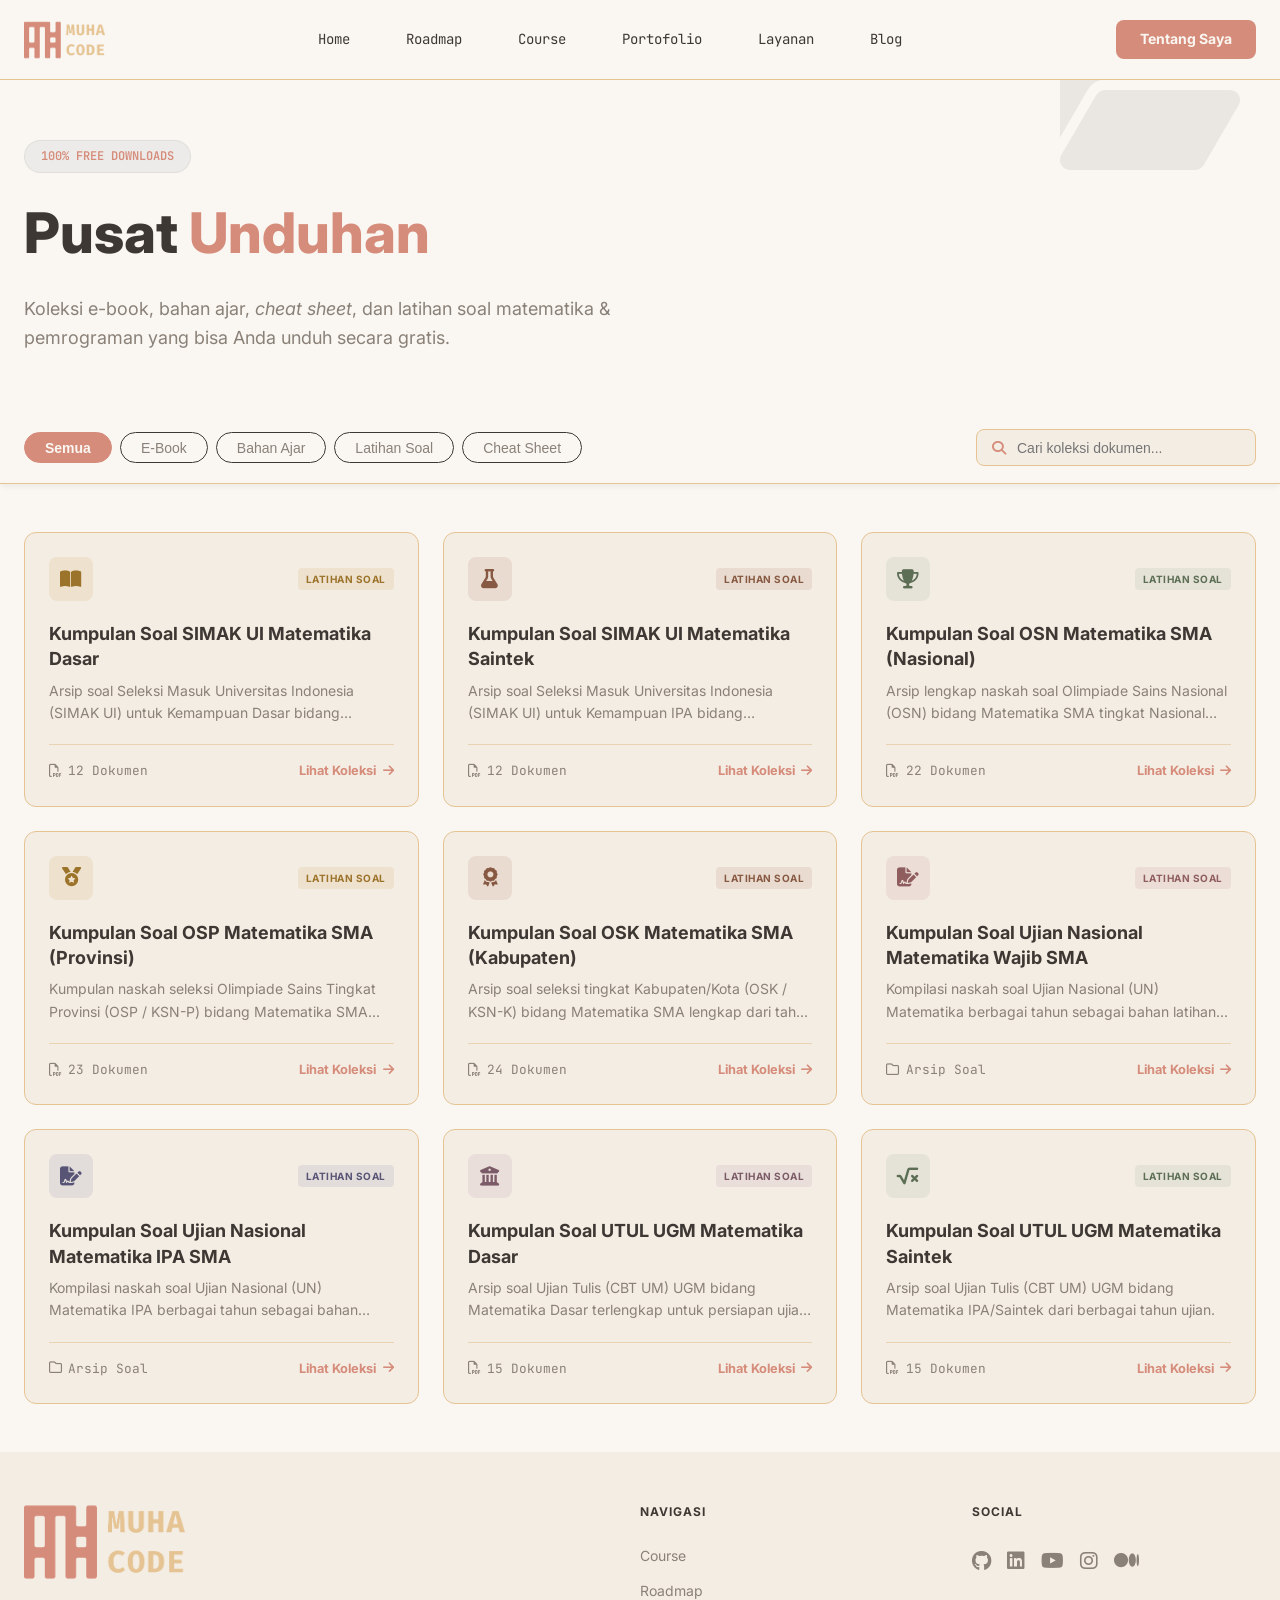
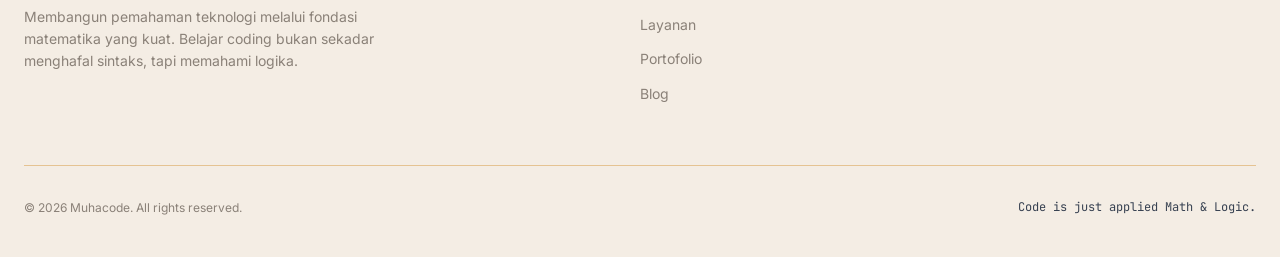
<file: index.html>
<!DOCTYPE html>
<html lang="id">

<head>
    <meta charset="UTF-8">
    <meta name="viewport" content="width=device-width, initial-scale=1.0">
    <title>Resources & Downloads - Muhacode</title>
    <link rel="shortcut icon" href="assets/logo.png" type="image/x-icon">

    <!-- Fonts -->
    <link
        href="https://fonts.googleapis.com/css2?family=Inter:wght@300;400;600;700&family=JetBrains+Mono:wght@400;700&display=swap"
        rel="stylesheet">

    <!-- Icons -->
    <link rel="stylesheet" href="https://cdnjs.cloudflare.com/ajax/libs/font-awesome/6.4.0/css/all.min.css">

    <link rel="stylesheet" href="styles/style.css">
</head>

<body>
    <!-- NAVBAR -->
    <nav id="navbar">
        <div class="container nav-content">
            <div class="logo font-mono">
                <a href="https://muhacode.com">
                    <img src="assets/nav-logo.png" alt="MuhaCode Logo" class="logo-img">
                </a>
            </div>

            <ul class="nav-links font-mono">
                <li><a href="https://muhacode.com">Home</a></li>
                <li><a href="../roadmap/">Roadmap</a></li>
                <li><a href="../course/">Course</a></li>
                <li><a href="../portfolio/">Portofolio</a></li>
                <li><a href="../service/">Layanan</a></li>
                <li><a href="../blog/">Blog</a></li>
                <li style="display: none;"><a href="../donate/">Donasi</a></li>
            </ul>

            <div style="display: flex; align-items: center; gap: 1rem;">
                <div class="desktop-only">
                    <a href="../profile/" class="btn btn-primary"
                        style="padding: 0.5rem 1.5rem; font-size: 0.875rem;">Tentang Saya</a>
                </div>

                <button class="mobile-menu-btn" onclick="toggleMenu()">
                    <i class="fas fa-bars"></i>
                </button>
            </div>
        </div>

        <div class="mobile-menu-panel font-mono" id="mobile-menu">
            <a href="https://muhacode.com">Home</a>
            <a href="../roadmap/" onclick="toggleMenu()">Roadmap</a>
            <a href="../course/" onclick="toggleMenu()">Course</a>
            <a href="../service/" onclick="toggleMenu()">Layanan</a>
            <a href="../portfolio/" onclick="toggleMenu()">Portofolio</a>
            <a href="../blog/" onclick="toggleMenu()">Blog</a>
            <a href="../donate/" onclick="toggleMenu()" style="display: none;">Donasi</a>
            <a href="../profile/" onclick="toggleMenu()"
                style="color: var(--light-accent-primary); font-weight: bold;">Tentang Saya</a>
        </div>
    </nav>

    <!-- HEADER SECTION -->
    <header class="resources-header">
        <i class="fas fa-folder-open header-icon-bg"></i>
        <div class="container">
            <div class="badge-free font-mono">100% Free Downloads</div>
            <h1>Pusat <span style="color: var(--light-accent-primary)">Unduhan</span></h1>
            <p>Koleksi e-book, bahan ajar, <i>cheat sheet</i>, dan latihan soal matematika & pemrograman yang bisa Anda
                unduh secara gratis.</p>
        </div>
    </header>

    <!-- FILTER BAR -->
    <section class="filter-section" id="filter-bar">
        <div class="container">
            <div class="filter-container">
                <div class="filter-group">
                    <button onclick="filterResources('all')" class="filter-btn active" id="btn-all">Semua</button>
                    <button onclick="filterResources('ebook')" class="filter-btn" id="btn-ebook">E-Book</button>
                    <button onclick="filterResources('materi')" class="filter-btn" id="btn-materi">Bahan Ajar</button>
                    <button onclick="filterResources('soal')" class="filter-btn" id="btn-soal">Latihan Soal</button>
                    <button onclick="filterResources('cheat')" class="filter-btn" id="btn-cheat">Cheat Sheet</button>
                </div>

                <div class="search-wrapper">
                    <i class="fas fa-search"></i>
                    <input type="text" id="searchInput" oninput="searchResources()"
                        placeholder="Cari koleksi dokumen...">
                </div>
            </div>
        </div>
    </section>

    <!-- MAIN CARD GRID -->
    <main>
        <div class="container">

            <div id="resourcesGrid" class="resources-grid">

                <!-- CARD: SIMAK UI Matematika Dasar -->
                <a href="kumpulan-soal-simak-ui-matematika-dasar" class="resource-card" data-category="soal">
                    <div class="card-top">
                        <div class="res-icon tag-warm-mustard">
                            <i class="fas fa-book-open"></i>
                        </div>
                        <span class="res-tag tag-warm-mustard">Latihan Soal</span>
                    </div>
                    <div class="card-body">
                        <h3 class="card-title">Kumpulan Soal SIMAK UI Matematika Dasar</h3>
                        <p class="card-desc line-clamp-2">Arsip soal Seleksi Masuk Universitas Indonesia (SIMAK UI)
                            untuk Kemampuan Dasar bidang Matematika.</p>
                    </div>
                    <div class="card-footer">
                        <span class="card-meta font-mono"><i class="far fa-file-pdf"></i> 12 Dokumen</span>
                        <span class="card-link">Lihat Koleksi <i class="fas fa-arrow-right"></i></span>
                    </div>
                </a>

                <!-- CARD: SIMAK UI Matematika Saintek -->
                <a href="kumpulan-soal-simak-ui-matematika-ipa" class="resource-card" data-category="soal">
                    <div class="card-top">
                        <div class="res-icon tag-burnt-clay">
                            <i class="fas fa-flask"></i>
                        </div>
                        <span class="res-tag tag-burnt-clay">Latihan Soal</span>
                    </div>
                    <div class="card-body">
                        <h3 class="card-title">Kumpulan Soal SIMAK UI Matematika Saintek</h3>
                        <p class="card-desc line-clamp-2">Arsip soal Seleksi Masuk Universitas Indonesia (SIMAK UI) untuk Kemampuan IPA bidang Matematika Saintek.</p>
                    </div>
                    <div class="card-footer">
                        <span class="card-meta font-mono"><i class="far fa-file-pdf"></i> 12 Dokumen</span>
                        <span class="card-link">Lihat Koleksi <i class="fas fa-arrow-right"></i></span>
                    </div>
                </a>

                <!-- CARD 1: OSN Nasional -->
                <a href="kumpulan-soal-osn-matematika-sma" class="resource-card" data-category="soal">
                    <div class="card-top">
                        <div class="res-icon tag-sage-green">
                            <i class="fas fa-trophy"></i>
                        </div>
                        <span class="res-tag tag-sage-green">Latihan Soal</span>
                    </div>
                    <div class="card-body">
                        <h3 class="card-title">Kumpulan Soal OSN Matematika SMA (Nasional)</h3>
                        <p class="card-desc line-clamp-2">Arsip lengkap naskah soal Olimpiade Sains Nasional (OSN)
                            bidang Matematika SMA tingkat Nasional dari tahun 2002 hingga 2023.</p>
                    </div>
                    <div class="card-footer">
                        <span class="card-meta font-mono"><i class="far fa-file-pdf"></i> 22 Dokumen</span>
                        <span class="card-link">Lihat Koleksi <i class="fas fa-arrow-right"></i></span>
                    </div>
                </a>

                <!-- CARD 2: OSP Provinsi -->
                <a href="kumpulan-soal-osp-matematika-sma" class="resource-card" data-category="soal">
                    <div class="card-top">
                        <div class="res-icon tag-warm-mustard">
                            <i class="fas fa-medal"></i>
                        </div>
                        <span class="res-tag tag-warm-mustard">Latihan Soal</span>
                    </div>
                    <div class="card-body">
                        <h3 class="card-title">Kumpulan Soal OSP Matematika SMA (Provinsi)</h3>
                        <p class="card-desc line-clamp-2">Kumpulan naskah seleksi Olimpiade Sains Tingkat Provinsi (OSP
                            / KSN-P) bidang Matematika SMA tahun 2002 hingga 2025.</p>
                    </div>
                    <div class="card-footer">
                        <span class="card-meta font-mono"><i class="far fa-file-pdf"></i> 23 Dokumen</span>
                        <span class="card-link">Lihat Koleksi <i class="fas fa-arrow-right"></i></span>
                    </div>
                </a>

                <!-- CARD 3: OSK Kabupaten -->
                <a href="kumpulan-soal-osk-matematika-sma" class="resource-card" data-category="soal">
                    <div class="card-top">
                        <div class="res-icon tag-burnt-clay">
                            <i class="fas fa-award"></i>
                        </div>
                        <span class="res-tag tag-burnt-clay">Latihan Soal</span>
                    </div>
                    <div class="card-body">
                        <h3 class="card-title">Kumpulan Soal OSK Matematika SMA (Kabupaten)</h3>
                        <p class="card-desc line-clamp-2">Arsip soal seleksi tingkat Kabupaten/Kota (OSK / KSN-K) bidang
                            Matematika SMA lengkap dari tahun 2002 sampai 2025.</p>
                    </div>
                    <div class="card-footer">
                        <span class="card-meta font-mono"><i class="far fa-file-pdf"></i> 24 Dokumen</span>
                        <span class="card-link">Lihat Koleksi <i class="fas fa-arrow-right"></i></span>
                    </div>
                </a>

                <!-- CARD 4: Ujian Nasional -->
                <a href="ujian-nasional-matematika.html" class="resource-card" data-category="soal">
                    <div class="card-top">
                        <div class="res-icon tag-dusty-rose">
                            <i class="fas fa-file-signature"></i>
                        </div>
                        <span class="res-tag tag-dusty-rose">Latihan Soal</span>
                    </div>
                    <div class="card-body">
                        <h3 class="card-title">Kumpulan Soal Ujian Nasional Matematika Wajib SMA</h3>
                        <p class="card-desc line-clamp-2">Kompilasi naskah soal Ujian Nasional (UN) Matematika berbagai
                            tahun sebagai bahan latihan evaluasi komprehensif.</p>
                    </div>
                    <div class="card-footer">
                        <span class="card-meta font-mono"><i class="far fa-folder"></i> Arsip Soal</span>
                        <span class="card-link">Lihat Koleksi <i class="fas fa-arrow-right"></i></span>
                    </div>
                </a>

                <!-- CARD 5: Ujian Nasional -->
                <a href="ujian-nasional-matematika-ipa.html" class="resource-card" data-category="soal">
                    <div class="card-top">
                        <div class="res-icon tag-slate-violet">
                            <i class="fas fa-file-signature"></i>
                        </div>
                        <span class="res-tag tag-slate-violet">Latihan Soal</span>
                    </div>
                    <div class="card-body">
                        <h3 class="card-title">Kumpulan Soal Ujian Nasional Matematika IPA SMA</h3>
                        <p class="card-desc line-clamp-2">Kompilasi naskah soal Ujian Nasional (UN) Matematika IPA
                            berbagai tahun sebagai bahan latihan evaluasi komprehensif.</p>
                    </div>
                    <div class="card-footer">
                        <span class="card-meta font-mono"><i class="far fa-folder"></i> Arsip Soal</span>
                        <span class="card-link">Lihat Koleksi <i class="fas fa-arrow-right"></i></span>
                    </div>
                </a>

                <!-- CARD: UTUL UGM Matematika Dasar -->
                <a href="kumpulan-soal-utul-ugm-matematika-dasar" class="resource-card" data-category="soal">
                    <div class="card-top">
                        <div class="res-icon tag-muted-mauve ">
                            <i class="fas fa-university"></i>
                        </div>
                        <span class="res-tag tag-muted-mauve ">Latihan Soal</span>
                    </div>
                    <div class="card-body">
                        <h3 class="card-title">Kumpulan Soal UTUL UGM Matematika Dasar</h3>
                        <p class="card-desc line-clamp-2">Arsip soal Ujian Tulis (CBT UM) UGM bidang Matematika Dasar
                            terlengkap untuk persiapan ujian mandiri.</p>
                    </div>
                    <div class="card-footer">
                        <span class="card-meta font-mono"><i class="far fa-file-pdf"></i> 15 Dokumen</span>
                        <span class="card-link">Lihat Koleksi <i class="fas fa-arrow-right"></i></span>
                    </div>
                </a>

                <!-- CARD: UTUL UGM Matematika Saintek -->
                <a href="kumpulan-soal-utul-ugm-matematika-saintek" class="resource-card" data-category="soal">
                    <div class="card-top">
                        <div class="res-icon tag-sage-green">
                            <i class="fas fa-square-root-alt"></i>
                        </div>
                        <span class="res-tag tag-sage-green">Latihan Soal</span>
                    </div>
                    <div class="card-body">
                        <h3 class="card-title">Kumpulan Soal UTUL UGM Matematika Saintek</h3>
                        <p class="card-desc line-clamp-2">Arsip soal Ujian Tulis (CBT UM) UGM bidang Matematika
                            IPA/Saintek dari berbagai tahun ujian.</p>
                    </div>
                    <div class="card-footer">
                        <span class="card-meta font-mono"><i class="far fa-file-pdf"></i> 15 Dokumen</span>
                        <span class="card-link">Lihat Koleksi <i class="fas fa-arrow-right"></i></span>
                    </div>
                </a>

                <!-- CARD 5: E-Book Matematika & ML -->
                <a href="ebook-matematika-ml.html" class="resource-card hidden" data-category="ebook">
                    <div class="card-top">
                        <div class="res-icon tag-muted-teal">
                            <i class="fas fa-book-open"></i>
                        </div>
                        <span class="res-tag tag-muted-teal">E-Book</span>
                    </div>
                    <div class="card-body">
                        <h3 class="card-title">E-Book Matematika untuk Machine Learning</h3>
                        <p class="card-desc line-clamp-2">Buku panduan mandiri mengenai fondasi kalkulus, aljabar
                            linear, dan probabilitas untuk algoritma Machine Learning & AI.</p>
                    </div>
                    <div class="card-footer">
                        <span class="card-meta font-mono"><i class="far fa-file-pdf"></i> E-Book Series</span>
                        <span class="card-link">Lihat Koleksi <i class="fas fa-arrow-right"></i></span>
                    </div>
                </a>

                <!-- CARD 6: E-Book Pemrograman & Struktur Data -->
                <a href="ebook-pemrograman-python.html" class="resource-card hidden" data-category="ebook">
                    <div class="card-top">
                        <div class="res-icon tag-sage-green">
                            <i class="fas fa-book"></i>
                        </div>
                        <span class="res-tag tag-sage-green">E-Book</span>
                    </div>
                    <div class="card-body">
                        <h3 class="card-title">E-Book Struktur Data & Pemrograman Python</h3>
                        <p class="card-desc line-clamp-2">Koleksi buku pengantar logika pemrograman, algoritma, dan
                            struktur data menggunakan bahasa Python dari nol.</p>
                    </div>
                    <div class="card-footer">
                        <span class="card-meta font-mono"><i class="far fa-file-pdf"></i> E-Book Series</span>
                        <span class="card-link">Lihat Koleksi <i class="fas fa-arrow-right"></i></span>
                    </div>
                </a>

                <!-- CARD 7: Bahan Ajar & Dataset -->
                <a href="materi-slide-dataset.html" class="resource-card hidden" data-category="materi">
                    <div class="card-top">
                        <div class="res-icon tag-dusty-blue">
                            <i class="fas fa-chalkboard-teacher"></i>
                        </div>
                        <span class="res-tag tag-dusty-blue">Bahan Ajar</span>
                    </div>
                    <div class="card-body">
                        <h3 class="card-title">Slide Materi & Dataset Pembelajaran</h3>
                        <p class="card-desc line-clamp-2">Kumpulan slide presentasi kelas, modul ajar matematika,
                            beserta dataset praktik pengolahan data dan pemrograman.</p>
                    </div>
                    <div class="card-footer">
                        <span class="card-meta font-mono"><i class="far fa-file-archive"></i> Modul & ZIP</span>
                        <span class="card-link">Lihat Koleksi <i class="fas fa-arrow-right"></i></span>
                    </div>
                </a>

                <!-- CARD 8: Latihan Notebook Data & AI -->
                <a href="latihan-notebook-ai.html" class="resource-card hidden" data-category="soal">
                    <div class="card-top">
                        <div class="res-icon tag-slate-violet">
                            <i class="fas fa-laptop-code"></i>
                        </div>
                        <span class="res-tag tag-slate-violet">Latihan Soal</span>
                    </div>
                    <div class="card-body">
                        <h3 class="card-title">Studi Kasus & Notebook Machine Learning</h3>
                        <p class="card-desc line-clamp-2">Kumpulan latihan praktik langsung berbasis Jupyter Notebook
                            untuk studi kasus analisis data dan pemodelan prediksi.</p>
                    </div>
                    <div class="card-footer">
                        <span class="card-meta font-mono"><i class="far fa-file-code"></i> File .ipynb</span>
                        <span class="card-link">Lihat Koleksi <i class="fas fa-arrow-right"></i></span>
                    </div>
                </a>

                <!-- CARD 9: Cheat Sheet -->
                <a href="cheat-sheet-koleksi.html" class="resource-card hidden" data-category="cheat">
                    <div class="card-top">
                        <div class="res-icon tag-warm-olive">
                            <i class="fas fa-bolt"></i>
                        </div>
                        <span class="res-tag tag-warm-olive">Cheat Sheet</span>
                    </div>
                    <div class="card-body">
                        <h3 class="card-title">Cheat Sheet Matematika, Data & AI</h3>
                        <p class="card-desc line-clamp-2">Ringkasan rumus matematika, konsep statistika, dan sintaks
                            pustaka populer seperti Pandas, NumPy, serta Scikit-Learn.</p>
                    </div>
                    <div class="card-footer">
                        <span class="card-meta font-mono"><i class="far fa-file-image"></i> Ringkasan Cepat</span>
                        <span class="card-link">Lihat Koleksi <i class="fas fa-arrow-right"></i></span>
                    </div>
                </a>

            </div>

            <!-- Empty State -->
            <div id="noResults" class="empty-state hidden">
                <div class="empty-icon"><i class="fas fa-search-minus"></i></div>
                <h3>Koleksi tidak ditemukan</h3>
                <p>Coba gunakan kata kunci lain atau pilih kategori yang berbeda.</p>
            </div>

        </div>
    </main>

    <!-- FOOTER -->
    <footer>
        <div class="container">
            <div class="footer-grid">
                <div>
                    <a href="#" class="footer-logo">
                        <img src="assets/nav-logo.png" alt="MuhaCode Logo">
                    </a>
                    <p class="footer-text">Membangun pemahaman teknologi melalui fondasi matematika yang kuat. Belajar
                        coding bukan sekadar menghafal sintaks, tapi memahami logika.</p>
                </div>

                <div>
                    <h4 class="footer-title">Navigasi</h4>
                    <ul class="footer-links">
                        <li><a href="../course/">Course</a></li>
                        <li><a href="../roadmap/">Roadmap</a></li>
                        <li><a href="../service/">Layanan</a></li>
                        <li><a href="../portfolio/">Portofolio</a></li>
                        <li><a href="../blog/">Blog</a></li>
                    </ul>
                </div>

                <div style="display: none;">
                    <h4 class="footer-title">Donasi</h4>
                    <ul class="footer-links">
                        <li><a href="#"><i class="fas fa-heart" style="color: #f56565; margin-right: 5px;"></i>
                                Saweria</a></li>
                        <li><a href="#"><i class="fas fa-hamburger" style="color: #fbbf24; margin-right: 5px;"></i>
                                Trakteer</a></li>
                        <li><a href="#"><i class="fab fa-paypal" style="color: #60a5fa; margin-right: 5px;"></i>
                                PayPal</a></li>
                    </ul>
                </div>

                <div>
                    <h4 class="footer-title">Social</h4>
                    <div class="social-row">
                        <a href="https://github.com/muharsyad" style="--icon-color: var(--light-text-primary)"
                            target="_blank"><i class="fab fa-github"></i></a>
                        <a href="https://www.linkedin.com/in/muharsyad/" style="--icon-color: #3b82f6"
                            target="_blank"><i class="fab fa-linkedin"></i></a>
                        <a href="https://www.youtube.com/@muhacode" style="--icon-color: #f56565" target="_blank"><i
                                class="fab fa-youtube"></i></a>
                        <a href="https://www.instagram.com/muhacode" style="--icon-color: #E91E63" target="_blank"><i
                                class="fab fa-instagram"></i></a>
                        <a href="https://arsyadmuh.medium.com/" style="--icon-color: var(--light-text-primary)"
                            target="_blank"><i class="fab fa-medium"></i></a>
                    </div>
                </div>
            </div>

            <div class="footer-bottom">
                <p>© 2026 Muhacode. All rights reserved.</p>
                <p class="font-mono" style="color: #374151;">Code is just applied Math & Logic.</p>
            </div>
        </div>
    </footer>

    <!-- LOGIC FILTERING & SEARCH -->
    <script src="js/script.js"></script>
</body>

</html>
</file>
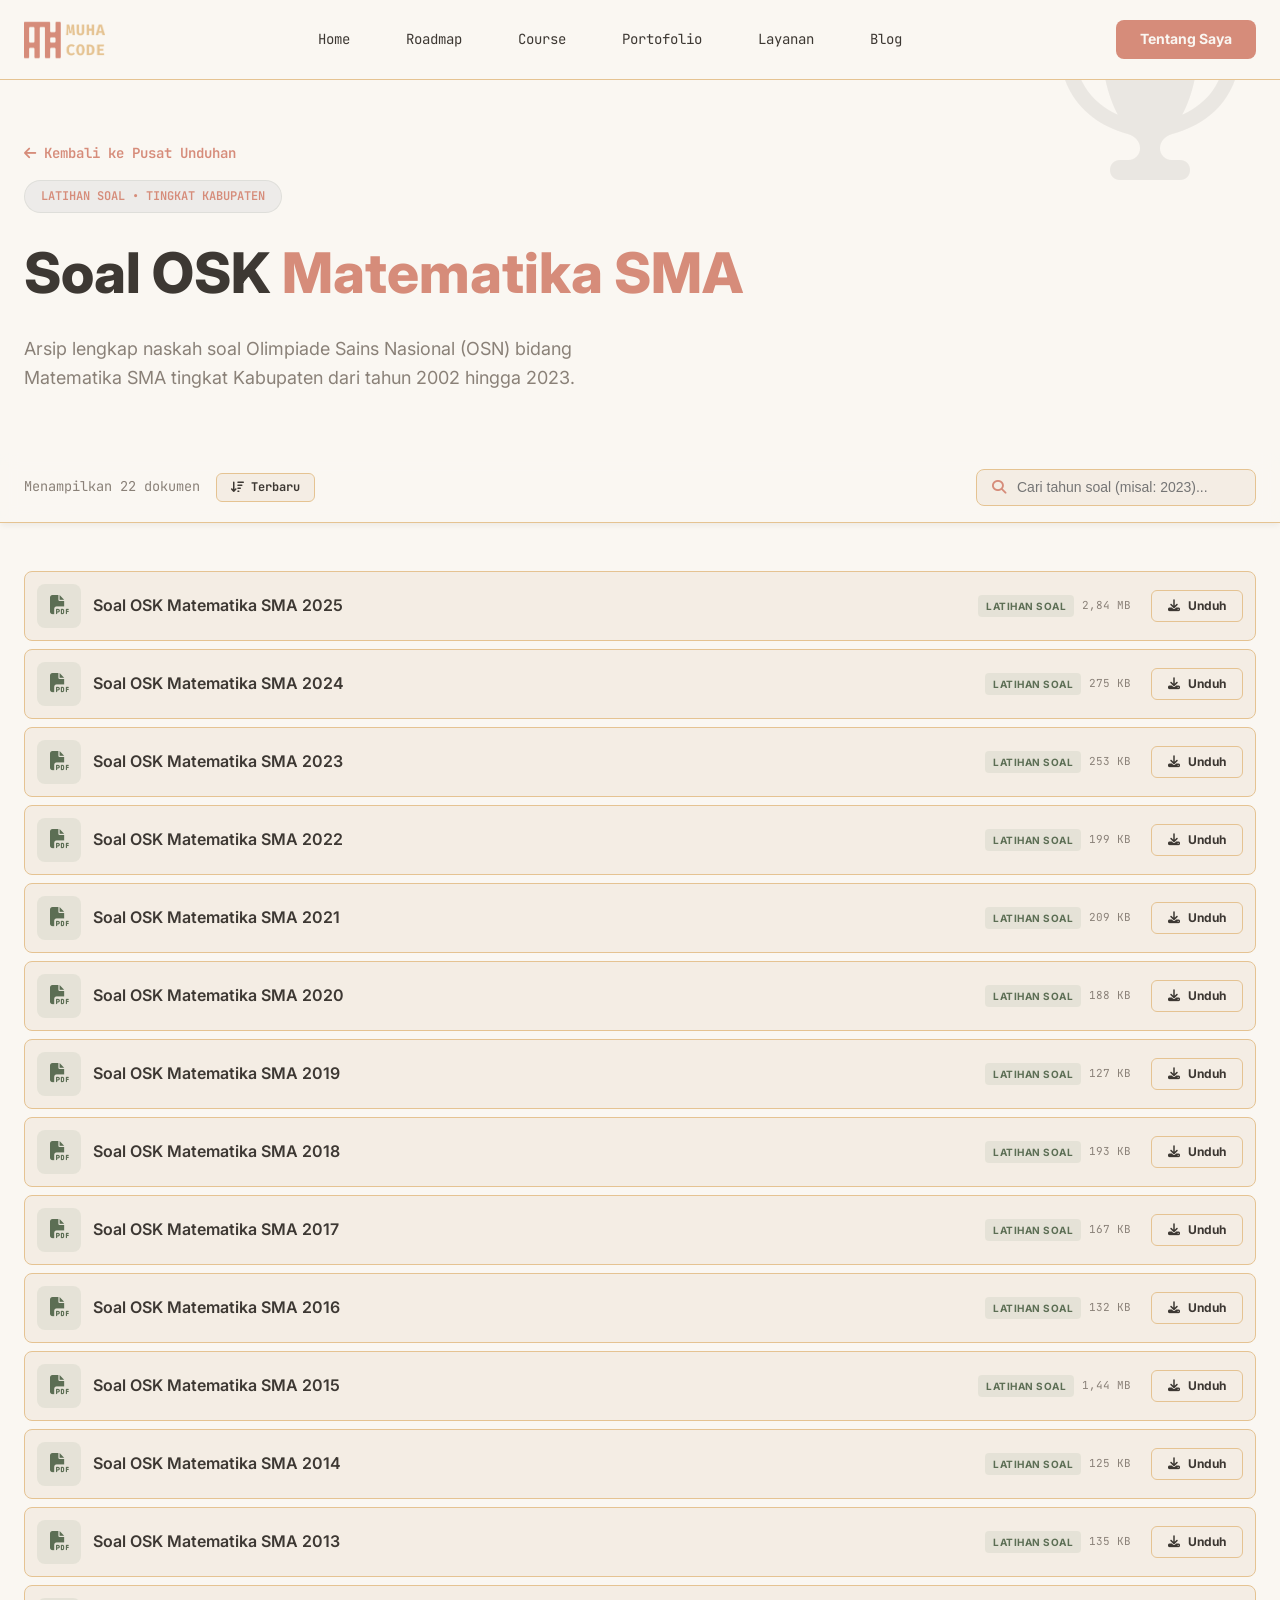
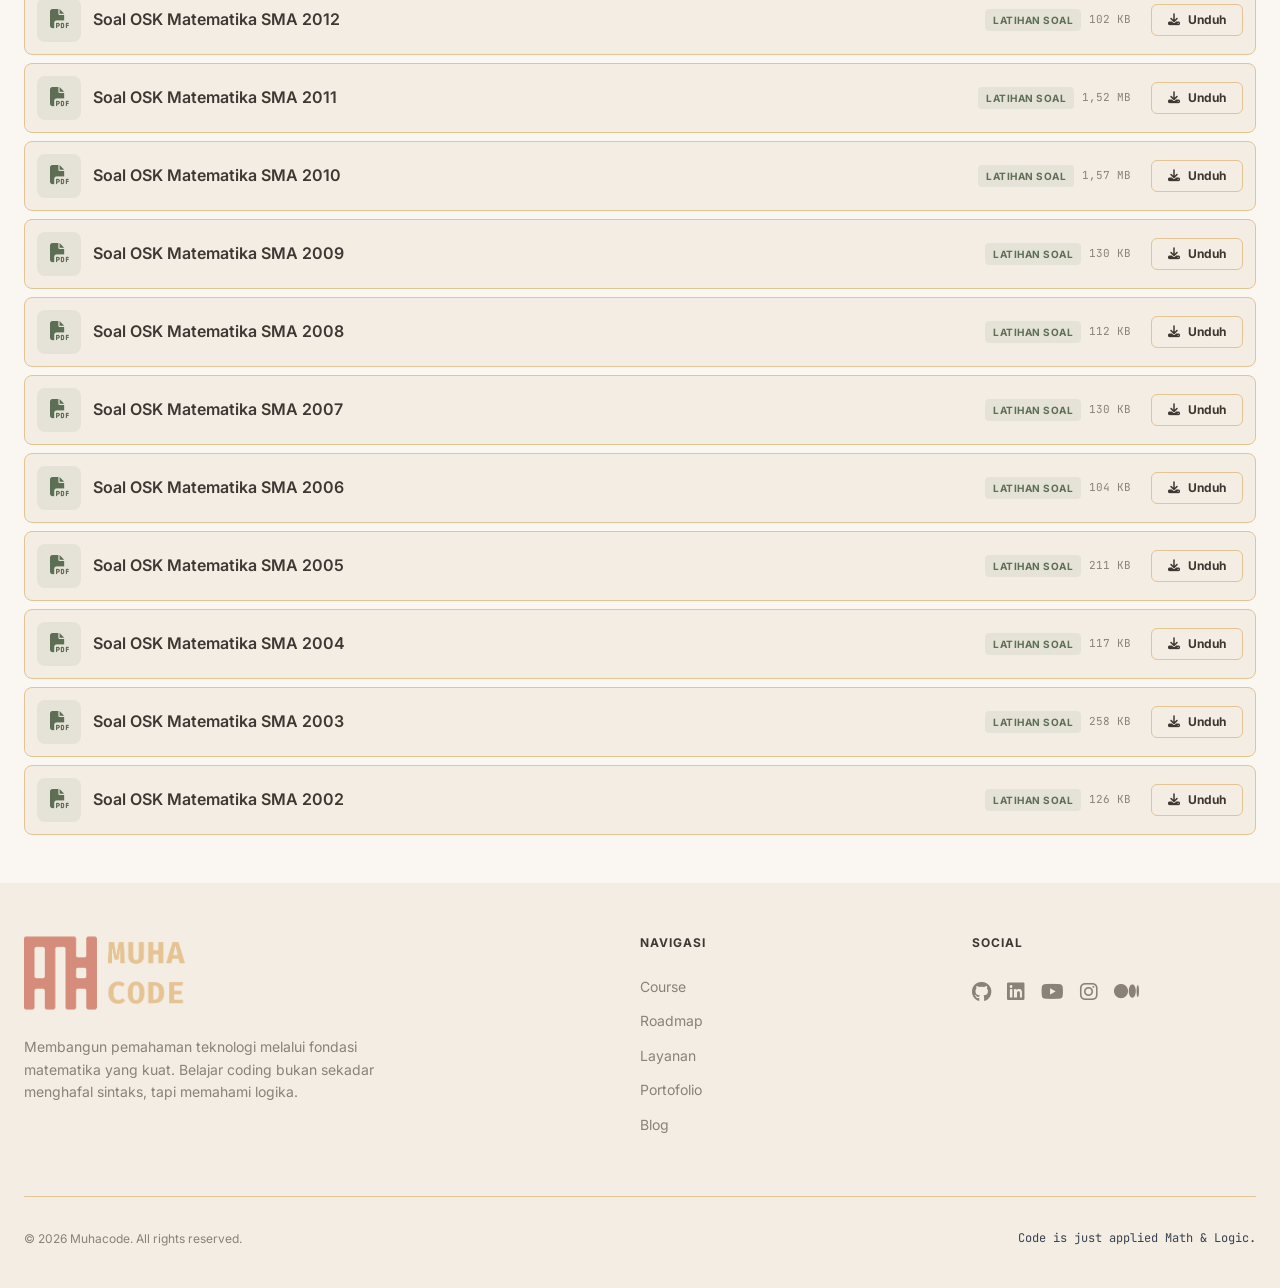
<file: kumpulan-soal-osk-matematika-sma.html>
<!DOCTYPE html>
<html lang="id">
<head>
    <meta charset="UTF-8">
    <meta name="viewport" content="width=device-width, initial-scale=1.0">
    <title>Soal OSN Matematika SMA (Tingkat Kabupaten) - Muhacode</title>
    <link rel="shortcut icon" href="assets/logo.png" type="image/x-icon">
    
    <!-- Fonts -->
    <link href="https://fonts.googleapis.com/css2?family=Inter:wght@300;400;600;700&family=JetBrains+Mono:wght@400;700&display=swap" rel="stylesheet">
    
    <!-- Icons -->
    <link rel="stylesheet" href="https://cdnjs.cloudflare.com/ajax/libs/font-awesome/6.4.0/css/all.min.css">

    <link rel="stylesheet" href="styles/style.css">
    <link rel="stylesheet" href="styles/resouce-detail.css">
</head>
<body>
    <!-- NAVBAR -->
    <nav id="navbar">
        <div class="container nav-content">
            <div class="logo font-mono">
                <a href="https://muhacode.com">
                    <img src="assets/nav-logo.png" alt="MuhaCode Logo" class="logo-img">
                </a>
            </div>

            <ul class="nav-links font-mono">
                <li><a href="https://muhacode.com">Home</a></li>
                <li><a href="../roadmap/">Roadmap</a></li>
                <li><a href="../course/">Course</a></li>
                <li><a href="../portfolio/">Portofolio</a></li>
                <li><a href="../service/">Layanan</a></li>
                <li><a href="../blog/">Blog</a></li>
                <li style="display: none;"><a href="../donate/">Donasi</a></li>
            </ul>

            <div style="display: flex; align-items: center; gap: 1rem;">
                <div class="desktop-only">
                    <a href="../profile/" class="btn btn-primary" style="padding: 0.5rem 1.5rem; font-size: 0.875rem;">Tentang Saya</a>
                </div>

                <button class="mobile-menu-btn" onclick="toggleMenu()">
                    <i class="fas fa-bars"></i>
                </button>
            </div>
        </div>

        <div class="mobile-menu-panel font-mono" id="mobile-menu">
            <a href="https://muhacode.com">Home</a>
            <a href="../roadmap/" onclick="toggleMenu()">Roadmap</a>
            <a href="../course/" onclick="toggleMenu()">Course</a>
            <a href="../service/" onclick="toggleMenu()">Layanan</a>
            <a href="../portfolio/" onclick="toggleMenu()">Portofolio</a>
            <a href="../blog/" onclick="toggleMenu()">Blog</a>
            <a href="../donate/" onclick="toggleMenu()" style="display: none;">Donasi</a>
            <a href="../profile/" onclick="toggleMenu()" style="color: var(--light-accent-primary); font-weight: bold;">Tentang Saya</a>
        </div>
    </nav>

    <!-- HEADER SECTION -->
    <header class="resources-header">
        <i class="fas fa-trophy header-icon-bg"></i>
        <div class="container">
            <a href="index.html" class="back-link font-mono">
                <i class="fas fa-arrow-left"></i> Kembali ke Pusat Unduhan
            </a>
            <div>
                <span class="badge-free font-mono">Latihan Soal &bull; Tingkat Kabupaten</span>
            </div>
            <h1>Soal OSK <span style="color: var(--light-accent-primary)">Matematika SMA</span></h1>
            <p>Arsip lengkap naskah soal Olimpiade Sains Nasional (OSN) bidang Matematika SMA tingkat Kabupaten dari tahun 2002 hingga 2023.</p>
        </div>
    </header>

    <!-- TOOLBAR: INFO JUMLAH, SORTIR & PENCARIAN -->
    <section class="filter-section" id="filter-bar">
        <div class="container">
            <div class="filter-container">
                <div class="collection-toolbar">
                    <span class="doc-counter font-mono" id="docCounter">Menampilkan 22 dokumen</span>
                    <button class="btn-sort font-mono" onclick="reverseResourceList()" id="sortBtn" title="Ubah urutan tahun">
                        <i class="fas fa-sort-amount-down" id="sortIcon"></i>
                        <span id="sortText">Terbaru</span>
                    </button>
                </div>

                <div class="search-wrapper">
                    <i class="fas fa-search"></i>
                    <input type="text" id="searchInput" oninput="searchResources()" placeholder="Cari tahun soal (misal: 2023)...">
                </div>
            </div>
        </div>
    </section>

    <!-- MAIN LIST CONTENT -->
    <main>
        <div class="container">
            
            <div id="resourcesGrid" class="resources-list">

                <div class="resource-item" data-category="soal">
                    <div class="res-icon tag-sage-green">
                        <i class="fas fa-file-pdf"></i>
                    </div>
                    <div class="res-content">
                        <h3 class="res-title">Soal OSK Matematika SMA 2025</h3>
                        <div class="res-meta">
                            <span class="res-tag tag-sage-green">Latihan Soal</span>
                            <span class="res-size">2,84 MB</span>
                        </div>
                    </div>
                    <div class="res-action">
                        <a href="assets/doc/osk-matematika-sma-2025.pdf" class="btn-download" title="Unduh" target="_blank">
                            <i class="fas fa-download"></i> <span class="btn-text">Unduh</span>
                        </a>
                    </div>
                </div>

                <div class="resource-item" data-category="soal">
                    <div class="res-icon tag-sage-green">
                        <i class="fas fa-file-pdf"></i>
                    </div>
                    <div class="res-content">
                        <h3 class="res-title">Soal OSK Matematika SMA 2024</h3>
                        <div class="res-meta">
                            <span class="res-tag tag-sage-green">Latihan Soal</span>
                            <span class="res-size">275 KB</span>
                        </div>
                    </div>
                    <div class="res-action">
                        <a href="assets/doc/osk-matematika-sma-2024.pdf" class="btn-download" title="Unduh" target="_blank">
                            <i class="fas fa-download"></i> <span class="btn-text">Unduh</span>
                        </a>
                    </div>
                </div>

                <div class="resource-item" data-category="soal">
                    <div class="res-icon tag-sage-green">
                        <i class="fas fa-file-pdf"></i>
                    </div>
                    <div class="res-content">
                        <h3 class="res-title">Soal OSK Matematika SMA 2023</h3>
                        <div class="res-meta">
                            <span class="res-tag tag-sage-green">Latihan Soal</span>
                            <span class="res-size">253 KB</span>
                        </div>
                    </div>
                    <div class="res-action">
                        <a href="assets/doc/osk-matematika-sma-2023.pdf" class="btn-download" title="Unduh" target="_blank">
                            <i class="fas fa-download"></i> <span class="btn-text">Unduh</span>
                        </a>
                    </div>
                </div>

                <div class="resource-item" data-category="soal">
                    <div class="res-icon tag-sage-green">
                        <i class="fas fa-file-pdf"></i>
                    </div>
                    <div class="res-content">
                        <h3 class="res-title">Soal OSK Matematika SMA 2022</h3>
                        <div class="res-meta">
                            <span class="res-tag tag-sage-green">Latihan Soal</span>
                            <span class="res-size">199 KB</span>
                        </div>
                    </div>
                    <div class="res-action">
                        <a href="assets/doc/osk-matematika-sma-2022.pdf" class="btn-download" title="Unduh" target="_blank">
                            <i class="fas fa-download"></i> <span class="btn-text">Unduh</span>
                        </a>
                    </div>
                </div>

                <div class="resource-item" data-category="soal">
                    <div class="res-icon tag-sage-green">
                        <i class="fas fa-file-pdf"></i>
                    </div>
                    <div class="res-content">
                        <h3 class="res-title">Soal OSK Matematika SMA 2021</h3>
                        <div class="res-meta">
                            <span class="res-tag tag-sage-green">Latihan Soal</span>
                            <span class="res-size">209 KB</span>
                        </div>
                    </div>
                    <div class="res-action">
                        <a href="assets/doc/osk-matematika-sma-2021.pdf" class="btn-download" title="Unduh" target="_blank">
                            <i class="fas fa-download"></i> <span class="btn-text">Unduh</span>
                        </a>
                    </div>
                </div>

                <div class="resource-item" data-category="soal">
                    <div class="res-icon tag-sage-green">
                        <i class="fas fa-file-pdf"></i>
                    </div>
                    <div class="res-content">
                        <h3 class="res-title">Soal OSK Matematika SMA 2020</h3>
                        <div class="res-meta">
                            <span class="res-tag tag-sage-green">Latihan Soal</span>
                            <span class="res-size">188 KB</span>
                        </div>
                    </div>
                    <div class="res-action">
                        <a href="assets/doc/osk-matematika-sma-2020.pdf" class="btn-download" title="Unduh" target="_blank">
                            <i class="fas fa-download"></i> <span class="btn-text">Unduh</span>
                        </a>
                    </div>
                </div>

                <div class="resource-item" data-category="soal">
                    <div class="res-icon tag-sage-green">
                        <i class="fas fa-file-pdf"></i>
                    </div>
                    <div class="res-content">
                        <h3 class="res-title">Soal OSK Matematika SMA 2019</h3>
                        <div class="res-meta">
                            <span class="res-tag tag-sage-green">Latihan Soal</span>
                            <span class="res-size">127 KB</span>
                        </div>
                    </div>
                    <div class="res-action">
                        <a href="assets/doc/osk-matematika-sma-2019.pdf" class="btn-download" title="Unduh" target="_blank">
                            <i class="fas fa-download"></i> <span class="btn-text">Unduh</span>
                        </a>
                    </div>
                </div>

                <div class="resource-item" data-category="soal">
                    <div class="res-icon tag-sage-green">
                        <i class="fas fa-file-pdf"></i>
                    </div>
                    <div class="res-content">
                        <h3 class="res-title">Soal OSK Matematika SMA 2018</h3>
                        <div class="res-meta">
                            <span class="res-tag tag-sage-green">Latihan Soal</span>
                            <span class="res-size">193 KB</span>
                        </div>
                    </div>
                    <div class="res-action">
                        <a href="assets/doc/osk-matematika-sma-2018.pdf" class="btn-download" title="Unduh" target="_blank">
                            <i class="fas fa-download"></i> <span class="btn-text">Unduh</span>
                        </a>
                    </div>
                </div>

                <div class="resource-item" data-category="soal">
                    <div class="res-icon tag-sage-green">
                        <i class="fas fa-file-pdf"></i>
                    </div>
                    <div class="res-content">
                        <h3 class="res-title">Soal OSK Matematika SMA 2017</h3>
                        <div class="res-meta">
                            <span class="res-tag tag-sage-green">Latihan Soal</span>
                            <span class="res-size">167 KB</span>
                        </div>
                    </div>
                    <div class="res-action">
                        <a href="assets/doc/osk-matematika-sma-2017.pdf" class="btn-download" title="Unduh" target="_blank">
                            <i class="fas fa-download"></i> <span class="btn-text">Unduh</span>
                        </a>
                    </div>
                </div>

                <div class="resource-item" data-category="soal">
                    <div class="res-icon tag-sage-green">
                        <i class="fas fa-file-pdf"></i>
                    </div>
                    <div class="res-content">
                        <h3 class="res-title">Soal OSK Matematika SMA 2016</h3>
                        <div class="res-meta">
                            <span class="res-tag tag-sage-green">Latihan Soal</span>
                            <span class="res-size">132 KB</span>
                        </div>
                    </div>
                    <div class="res-action">
                        <a href="assets/doc/osk-matematika-sma-2016.pdf" class="btn-download" title="Unduh" target="_blank">
                            <i class="fas fa-download"></i> <span class="btn-text">Unduh</span>
                        </a>
                    </div>
                </div>

                <div class="resource-item" data-category="soal">
                    <div class="res-icon tag-sage-green">
                        <i class="fas fa-file-pdf"></i>
                    </div>
                    <div class="res-content">
                        <h3 class="res-title">Soal OSK Matematika SMA 2015</h3>
                        <div class="res-meta">
                            <span class="res-tag tag-sage-green">Latihan Soal</span>
                            <span class="res-size">1,44 MB</span>
                        </div>
                    </div>
                    <div class="res-action">
                        <a href="assets/doc/osk-matematika-sma-2014.pdf" class="btn-download" title="Unduh" target="_blank">
                            <i class="fas fa-download"></i> <span class="btn-text">Unduh</span>
                        </a>
                    </div>
                </div>

                <div class="resource-item" data-category="soal">
                    <div class="res-icon tag-sage-green">
                        <i class="fas fa-file-pdf"></i>
                    </div>
                    <div class="res-content">
                        <h3 class="res-title">Soal OSK Matematika SMA 2014</h3>
                        <div class="res-meta">
                            <span class="res-tag tag-sage-green">Latihan Soal</span>
                            <span class="res-size">125 KB</span>
                        </div>
                    </div>
                    <div class="res-action">
                        <a href="assets/doc/osk-matematika-sma-2014.pdf" class="btn-download" title="Unduh" target="_blank">
                            <i class="fas fa-download"></i> <span class="btn-text">Unduh</span>
                        </a>
                    </div>
                </div>

                <div class="resource-item" data-category="soal">
                    <div class="res-icon tag-sage-green">
                        <i class="fas fa-file-pdf"></i>
                    </div>
                    <div class="res-content">
                        <h3 class="res-title">Soal OSK Matematika SMA 2013</h3>
                        <div class="res-meta">
                            <span class="res-tag tag-sage-green">Latihan Soal</span>
                            <span class="res-size">135 KB</span>
                        </div>
                    </div>
                    <div class="res-action">
                        <a href="assets/doc/osk-matematika-sma-2013.pdf" class="btn-download" title="Unduh" target="_blank">
                            <i class="fas fa-download"></i> <span class="btn-text">Unduh</span>
                        </a>
                    </div>
                </div>

                <div class="resource-item" data-category="soal">
                    <div class="res-icon tag-sage-green">
                        <i class="fas fa-file-pdf"></i>
                    </div>
                    <div class="res-content">
                        <h3 class="res-title">Soal OSK Matematika SMA 2012</h3>
                        <div class="res-meta">
                            <span class="res-tag tag-sage-green">Latihan Soal</span>
                            <span class="res-size">102 KB</span>
                        </div>
                    </div>
                    <div class="res-action">
                        <a href="assets/doc/osk-matematika-sma-2012.pdf" class="btn-download" title="Unduh" target="_blank">
                            <i class="fas fa-download"></i> <span class="btn-text">Unduh</span>
                        </a>
                    </div>
                </div>

                <div class="resource-item" data-category="soal">
                    <div class="res-icon tag-sage-green">
                        <i class="fas fa-file-pdf"></i>
                    </div>
                    <div class="res-content">
                        <h3 class="res-title">Soal OSK Matematika SMA 2011</h3>
                        <div class="res-meta">
                            <span class="res-tag tag-sage-green">Latihan Soal</span>
                            <span class="res-size">1,52 MB</span>
                        </div>
                    </div>
                    <div class="res-action">
                        <a href="assets/doc/osk-matematika-sma-2011.pdf" class="btn-download" title="Unduh" target="_blank">
                            <i class="fas fa-download"></i> <span class="btn-text">Unduh</span>
                        </a>
                    </div>
                </div>

                <div class="resource-item" data-category="soal">
                    <div class="res-icon tag-sage-green">
                        <i class="fas fa-file-pdf"></i>
                    </div>
                    <div class="res-content">
                        <h3 class="res-title">Soal OSK Matematika SMA 2010</h3>
                        <div class="res-meta">
                            <span class="res-tag tag-sage-green">Latihan Soal</span>
                            <span class="res-size">1,57 MB</span>
                        </div>
                    </div>
                    <div class="res-action">
                        <a href="assets/doc/osk-matematika-sma-2010.pdf" class="btn-download" title="Unduh" target="_blank">
                            <i class="fas fa-download"></i> <span class="btn-text">Unduh</span>
                        </a>
                    </div>
                </div>

                <div class="resource-item" data-category="soal">
                    <div class="res-icon tag-sage-green">
                        <i class="fas fa-file-pdf"></i>
                    </div>
                    <div class="res-content">
                        <h3 class="res-title">Soal OSK Matematika SMA 2009</h3>
                        <div class="res-meta">
                            <span class="res-tag tag-sage-green">Latihan Soal</span>
                            <span class="res-size">130 KB</span>
                        </div>
                    </div>
                    <div class="res-action">
                        <a href="assets/doc/osk-matematika-sma-2009.pdf" class="btn-download" title="Unduh" target="_blank">
                            <i class="fas fa-download"></i> <span class="btn-text">Unduh</span>
                        </a>
                    </div>
                </div>

                <div class="resource-item" data-category="soal">
                    <div class="res-icon tag-sage-green">
                        <i class="fas fa-file-pdf"></i>
                    </div>
                    <div class="res-content">
                        <h3 class="res-title">Soal OSK Matematika SMA 2008</h3>
                        <div class="res-meta">
                            <span class="res-tag tag-sage-green">Latihan Soal</span>
                            <span class="res-size">112 KB</span>
                        </div>
                    </div>
                    <div class="res-action">
                        <a href="assets/doc/osk-matematika-sma-2008.pdf" class="btn-download" title="Unduh" target="_blank">
                            <i class="fas fa-download"></i> <span class="btn-text">Unduh</span>
                        </a>
                    </div>
                </div>

                <div class="resource-item" data-category="soal">
                    <div class="res-icon tag-sage-green">
                        <i class="fas fa-file-pdf"></i>
                    </div>
                    <div class="res-content">
                        <h3 class="res-title">Soal OSK Matematika SMA 2007</h3>
                        <div class="res-meta">
                            <span class="res-tag tag-sage-green">Latihan Soal</span>
                            <span class="res-size">130 KB</span>
                        </div>
                    </div>
                    <div class="res-action">
                        <a href="assets/doc/osk-matematika-sma-2007.pdf" class="btn-download" title="Unduh" target="_blank">
                            <i class="fas fa-download"></i> <span class="btn-text">Unduh</span>
                        </a>
                    </div>
                </div>

                <div class="resource-item" data-category="soal">
                    <div class="res-icon tag-sage-green">
                        <i class="fas fa-file-pdf"></i>
                    </div>
                    <div class="res-content">
                        <h3 class="res-title">Soal OSK Matematika SMA 2006</h3>
                        <div class="res-meta">
                            <span class="res-tag tag-sage-green">Latihan Soal</span>
                            <span class="res-size">104 KB</span>
                        </div>
                    </div>
                    <div class="res-action">
                        <a href="assets/doc/osk-matematika-sma-2006.pdf" class="btn-download" title="Unduh" target="_blank">
                            <i class="fas fa-download"></i> <span class="btn-text">Unduh</span>
                        </a>
                    </div>
                </div>

                <div class="resource-item" data-category="soal">
                    <div class="res-icon tag-sage-green">
                        <i class="fas fa-file-pdf"></i>
                    </div>
                    <div class="res-content">
                        <h3 class="res-title">Soal OSK Matematika SMA 2005</h3>
                        <div class="res-meta">
                            <span class="res-tag tag-sage-green">Latihan Soal</span>
                            <span class="res-size">211 KB</span>
                        </div>
                    </div>
                    <div class="res-action">
                        <a href="assets/doc/osk-matematika-sma-2005.pdf" class="btn-download" title="Unduh" target="_blank">
                            <i class="fas fa-download"></i> <span class="btn-text">Unduh</span>
                        </a>
                    </div>
                </div>

                <div class="resource-item" data-category="soal">
                    <div class="res-icon tag-sage-green">
                        <i class="fas fa-file-pdf"></i>
                    </div>
                    <div class="res-content">
                        <h3 class="res-title">Soal OSK Matematika SMA 2004</h3>
                        <div class="res-meta">
                            <span class="res-tag tag-sage-green">Latihan Soal</span>
                            <span class="res-size">117 KB</span>
                        </div>
                    </div>
                    <div class="res-action">
                        <a href="assets/doc/osk-matematika-sma-2004.pdf" class="btn-download" title="Unduh" target="_blank">
                            <i class="fas fa-download"></i> <span class="btn-text">Unduh</span>
                        </a>
                    </div>
                </div>

                <div class="resource-item" data-category="soal">
                    <div class="res-icon tag-sage-green">
                        <i class="fas fa-file-pdf"></i>
                    </div>
                    <div class="res-content">
                        <h3 class="res-title">Soal OSK Matematika SMA 2003</h3>
                        <div class="res-meta">
                            <span class="res-tag tag-sage-green">Latihan Soal</span>
                            <span class="res-size">258 KB</span>
                        </div>
                    </div>
                    <div class="res-action">
                        <a href="assets/doc/osk-matematika-sma-2003.pdf" class="btn-download" title="Unduh" target="_blank">
                            <i class="fas fa-download"></i> <span class="btn-text">Unduh</span>
                        </a>
                    </div>
                </div>

                <div class="resource-item" data-category="soal">
                    <div class="res-icon tag-sage-green">
                        <i class="fas fa-file-pdf"></i>
                    </div>
                    <div class="res-content">
                        <h3 class="res-title">Soal OSK Matematika SMA 2002</h3>
                        <div class="res-meta">
                            <span class="res-tag tag-sage-green">Latihan Soal</span>
                            <span class="res-size">126 KB</span>
                        </div>
                    </div>
                    <div class="res-action">
                        <a href="assets/doc/osk-matematika-sma-2002.pdf" class="btn-download" title="Unduh" target="_blank">
                            <i class="fas fa-download"></i> <span class="btn-text">Unduh</span>
                        </a>
                    </div>
                </div>

            </div>

            <!-- Empty State -->
            <div id="noResults" class="empty-state hidden">
                <div class="empty-icon"><i class="fas fa-search-minus"></i></div>
                <h3>File tidak ditemukan</h3>
                <p>Tidak ada naskah soal yang cocok dengan tahun atau kata kunci tersebut.</p>
            </div>

        </div>
    </main>

    <!-- FOOTER -->
    <footer>
        <div class="container">
            <div class="footer-grid">
                <div>
                    <a href="#" class="footer-logo">
                        <img src="assets/nav-logo.png" alt="MuhaCode Logo">
                    </a>
                    <p class="footer-text">Membangun pemahaman teknologi melalui fondasi matematika yang kuat. Belajar coding bukan sekadar menghafal sintaks, tapi memahami logika.</p>
                </div>
                
                <div>
                    <h4 class="footer-title">Navigasi</h4>
                    <ul class="footer-links">
                        <li><a href="../course/">Course</a></li>
                        <li><a href="../roadmap/">Roadmap</a></li>
                        <li><a href="../service/">Layanan</a></li>
                        <li><a href="../portfolio/">Portofolio</a></li>
                        <li><a href="../blog/">Blog</a></li>
                    </ul>
                </div>

                <div style="display: none;">
                    <h4 class="footer-title">Donasi</h4>
                    <ul class="footer-links">
                        <li><a href="#"><i class="fas fa-heart" style="color: #f56565; margin-right: 5px;"></i> Saweria</a></li>
                        <li><a href="#"><i class="fas fa-hamburger" style="color: #fbbf24; margin-right: 5px;"></i> Trakteer</a></li>
                        <li><a href="#"><i class="fab fa-paypal" style="color: #60a5fa; margin-right: 5px;"></i> PayPal</a></li>
                    </ul>
                </div>

                <div>
                    <h4 class="footer-title">Social</h4>
                    <div class="social-row">
                        <a href="https://github.com/muharsyad" style="--icon-color: var(--light-text-primary)" target="_blank"><i class="fab fa-github"></i></a>
                        <a href="https://www.linkedin.com/in/muharsyad/" style="--icon-color: #3b82f6" target="_blank"><i class="fab fa-linkedin"></i></a>
                        <a href="https://www.youtube.com/@muhacode" style="--icon-color: #f56565" target="_blank"><i class="fab fa-youtube"></i></a>
                        <a href="https://www.instagram.com/muhacode" style="--icon-color: #E91E63" target="_blank"><i class="fab fa-instagram"></i></a>
                        <a href="https://arsyadmuh.medium.com/" style="--icon-color: var(--light-text-primary)" target="_blank"><i class="fab fa-medium"></i></a>
                    </div>
                </div>
            </div>

            <div class="footer-bottom">
                <p>© 2026 Muhacode. All rights reserved.</p>
                <p class="font-mono" style="color: #374151;">Code is just applied Math & Logic.</p>
            </div>
        </div>
    </footer>

    <!-- LOGIC FILTERING & SEARCH -->
    <script src="js/script.js"></script>
    <script src="js/resource-detail.js"></script>
</body>
</html>
</file>
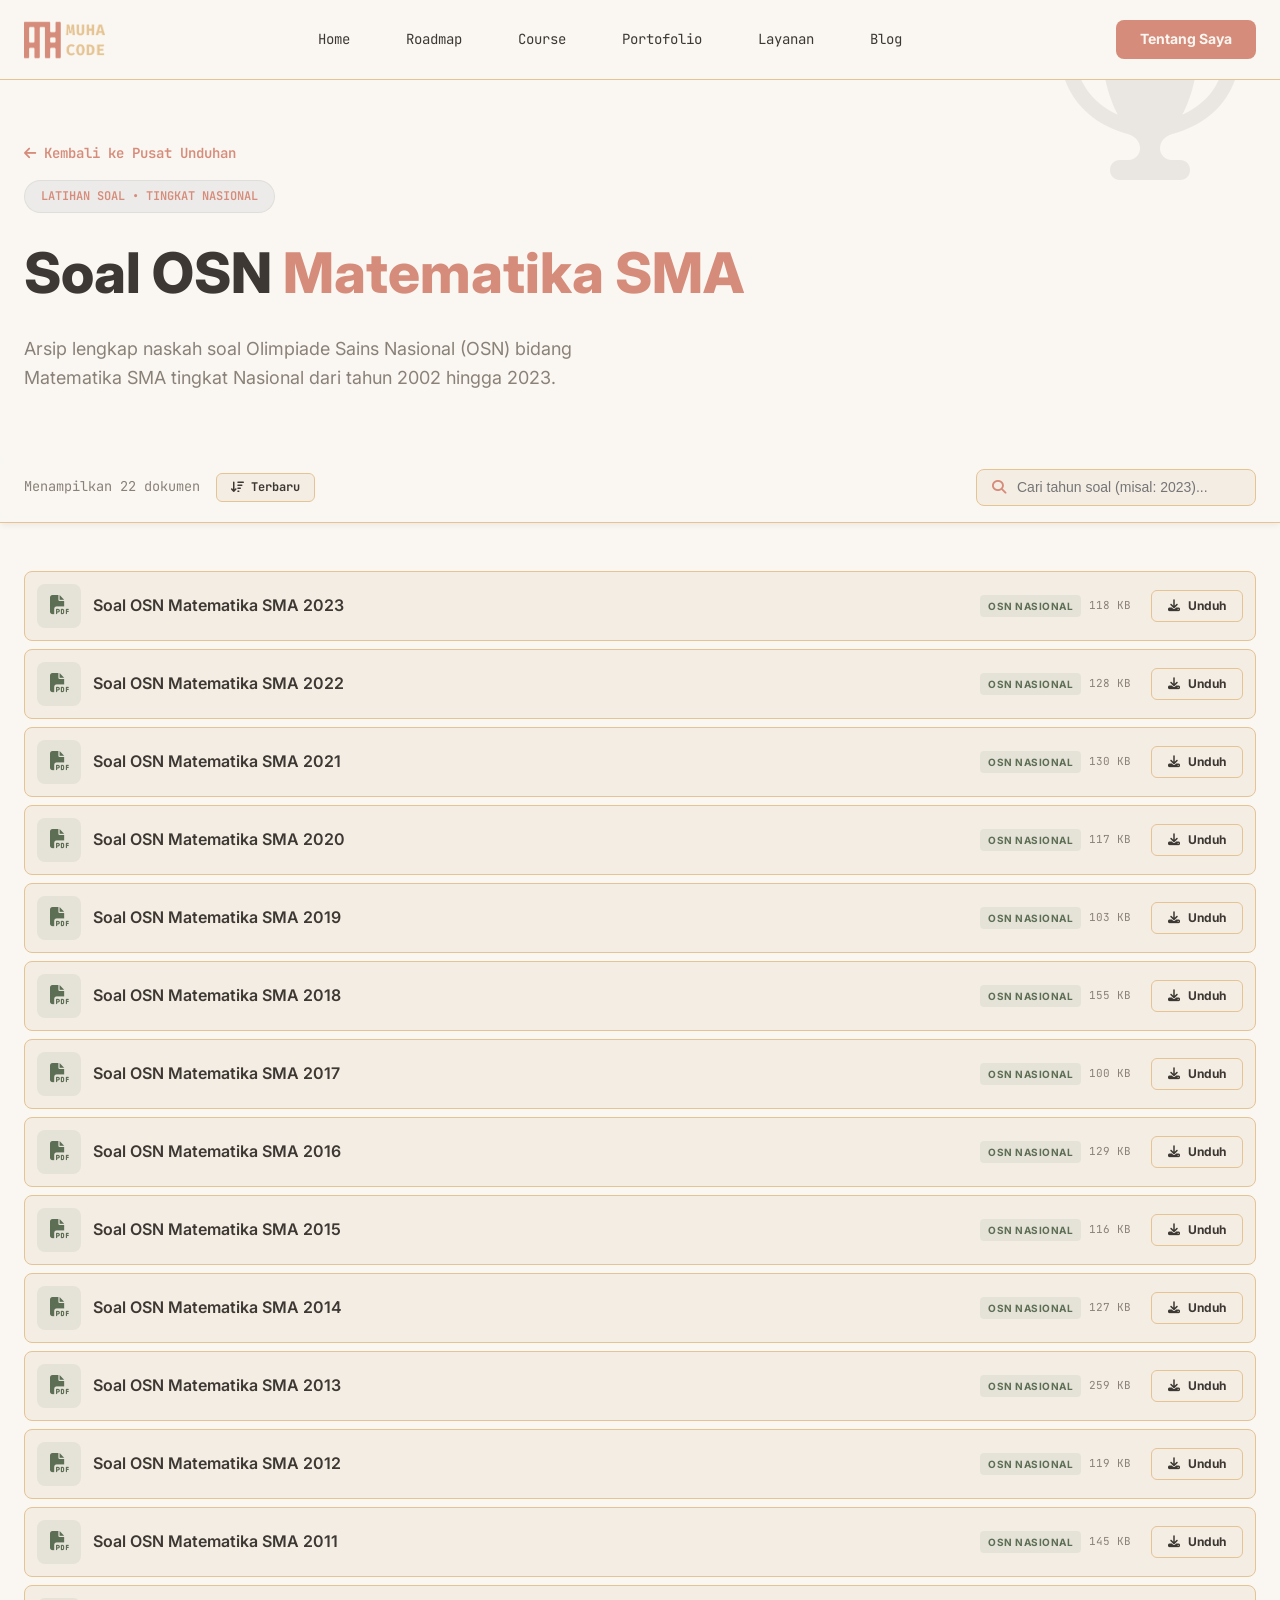
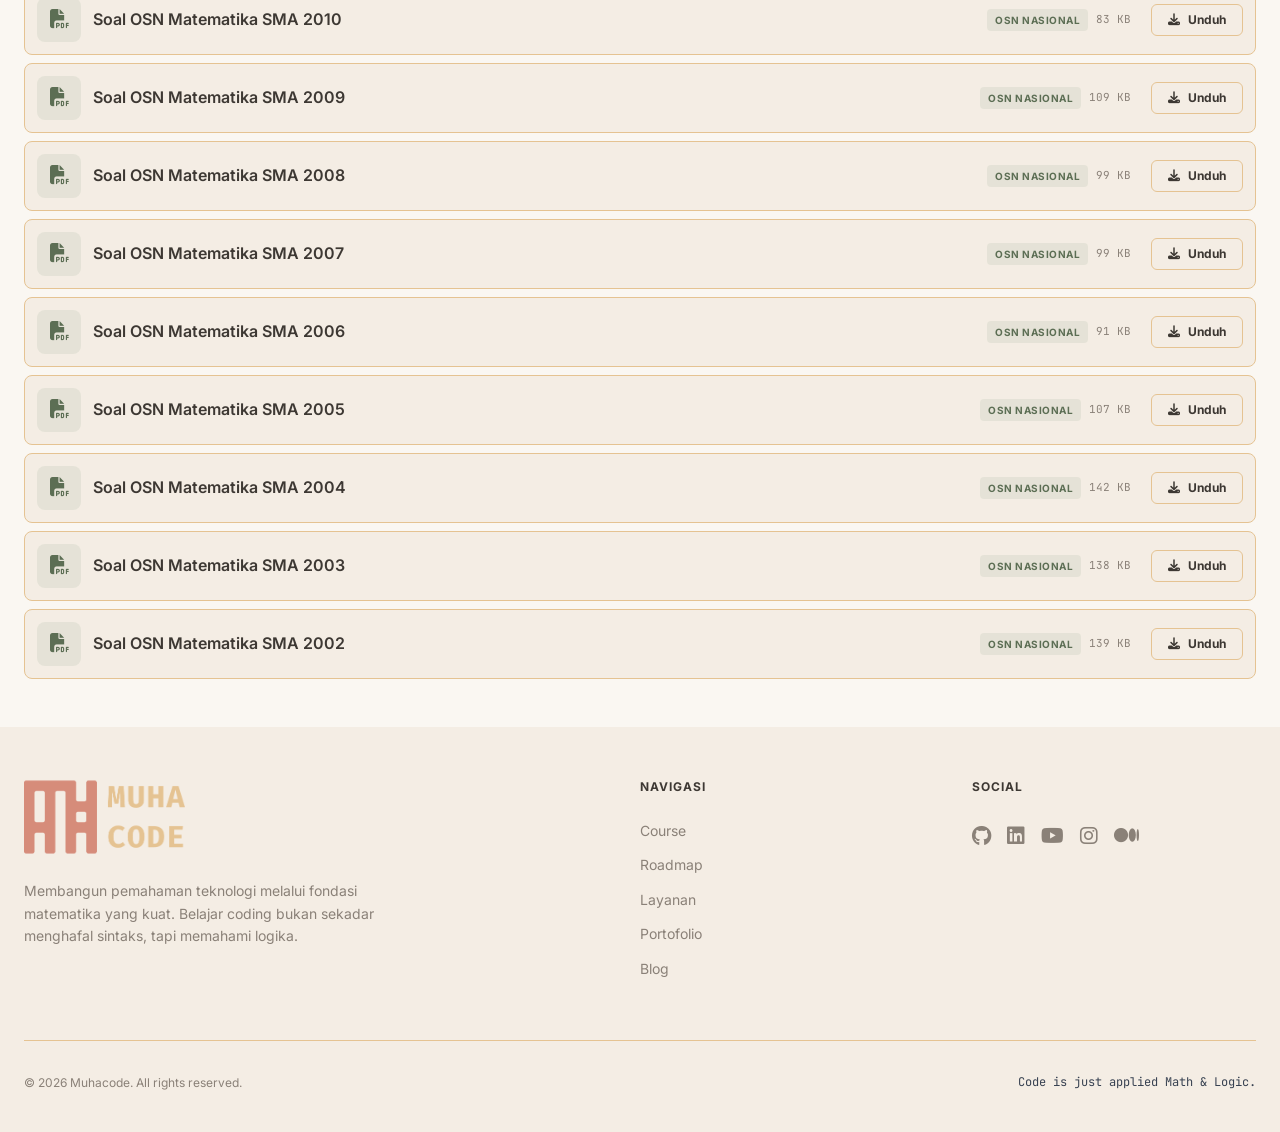
<file: kumpulan-soal-osn-matematika-sma.html>
<!DOCTYPE html>
<html lang="id">
<head>
    <meta charset="UTF-8">
    <meta name="viewport" content="width=device-width, initial-scale=1.0">
    <title>Soal OSN Matematika SMA (Nasional) - Muhacode</title>
    <link rel="shortcut icon" href="assets/logo.png" type="image/x-icon">
    
    <!-- Fonts -->
    <link href="https://fonts.googleapis.com/css2?family=Inter:wght@300;400;600;700&family=JetBrains+Mono:wght@400;700&display=swap" rel="stylesheet">
    
    <!-- Icons -->
    <link rel="stylesheet" href="https://cdnjs.cloudflare.com/ajax/libs/font-awesome/6.4.0/css/all.min.css">

    <link rel="stylesheet" href="styles/style.css">
    <link rel="stylesheet" href="styles/resouce-detail.css">
</head>
<body>
    <!-- NAVBAR -->
    <nav id="navbar">
        <div class="container nav-content">
            <div class="logo font-mono">
                <a href="https://muhacode.com">
                    <img src="assets/nav-logo.png" alt="MuhaCode Logo" class="logo-img">
                </a>
            </div>

            <ul class="nav-links font-mono">
                <li><a href="https://muhacode.com">Home</a></li>
                <li><a href="../roadmap/">Roadmap</a></li>
                <li><a href="../course/">Course</a></li>
                <li><a href="../portfolio/">Portofolio</a></li>
                <li><a href="../service/">Layanan</a></li>
                <li><a href="../blog/">Blog</a></li>
                <li style="display: none;"><a href="../donate/">Donasi</a></li>
            </ul>

            <div style="display: flex; align-items: center; gap: 1rem;">
                <div class="desktop-only">
                    <a href="../profile/" class="btn btn-primary" style="padding: 0.5rem 1.5rem; font-size: 0.875rem;">Tentang Saya</a>
                </div>

                <button class="mobile-menu-btn" onclick="toggleMenu()">
                    <i class="fas fa-bars"></i>
                </button>
            </div>
        </div>

        <div class="mobile-menu-panel font-mono" id="mobile-menu">
            <a href="https://muhacode.com">Home</a>
            <a href="../roadmap/" onclick="toggleMenu()">Roadmap</a>
            <a href="../course/" onclick="toggleMenu()">Course</a>
            <a href="../service/" onclick="toggleMenu()">Layanan</a>
            <a href="../portfolio/" onclick="toggleMenu()">Portofolio</a>
            <a href="../blog/" onclick="toggleMenu()">Blog</a>
            <a href="../donate/" onclick="toggleMenu()" style="display: none;">Donasi</a>
            <a href="../profile/" onclick="toggleMenu()" style="color: var(--light-accent-primary); font-weight: bold;">Tentang Saya</a>
        </div>
    </nav>

    <!-- HEADER SECTION -->
    <header class="resources-header">
        <i class="fas fa-trophy header-icon-bg"></i>
        <div class="container">
            <a href="index.html" class="back-link font-mono">
                <i class="fas fa-arrow-left"></i> Kembali ke Pusat Unduhan
            </a>
            <div>
                <span class="badge-free font-mono">Latihan Soal &bull; Tingkat Nasional</span>
            </div>
            <h1>Soal OSN <span style="color: var(--light-accent-primary)">Matematika SMA</span></h1>
            <p>Arsip lengkap naskah soal Olimpiade Sains Nasional (OSN) bidang Matematika SMA tingkat Nasional dari tahun 2002 hingga 2023.</p>
        </div>
    </header>

    <!-- TOOLBAR: INFO JUMLAH, SORTIR & PENCARIAN -->
    <section class="filter-section" id="filter-bar">
        <div class="container">
            <div class="filter-container">
                <div class="collection-toolbar">
                    <span class="doc-counter font-mono" id="docCounter">Menampilkan 22 dokumen</span>
                    <button class="btn-sort font-mono" onclick="reverseResourceList()" id="sortBtn" title="Ubah urutan tahun">
                        <i class="fas fa-sort-amount-down" id="sortIcon"></i>
                        <span id="sortText">Terbaru</span>
                    </button>
                </div>

                <div class="search-wrapper">
                    <i class="fas fa-search"></i>
                    <input type="text" id="searchInput" oninput="searchResources()" placeholder="Cari tahun soal (misal: 2023)...">
                </div>
            </div>
        </div>
    </section>

    <!-- MAIN LIST CONTENT -->
    <main>
        <div class="container">
            
            <div id="resourcesGrid" class="resources-list">

                <div class="resource-item" data-category="soal">
                    <div class="res-icon tag-sage-green">
                        <i class="fas fa-file-pdf"></i>
                    </div>
                    <div class="res-content">
                        <h3 class="res-title">Soal OSN Matematika SMA 2023</h3>
                        <div class="res-meta">
                            <span class="res-tag tag-sage-green">OSN Nasional</span>
                            <span class="res-size">118 KB</span>
                        </div>
                    </div>
                    <div class="res-action">
                        <a href="assets/doc/osn-matematika-sma-2023.pdf" class="btn-download" title="Unduh" target="_blank">
                            <i class="fas fa-download"></i> <span class="btn-text">Unduh</span>
                        </a>
                    </div>
                </div>

                <div class="resource-item" data-category="soal">
                    <div class="res-icon tag-sage-green">
                        <i class="fas fa-file-pdf"></i>
                    </div>
                    <div class="res-content">
                        <h3 class="res-title">Soal OSN Matematika SMA 2022</h3>
                        <div class="res-meta">
                            <span class="res-tag tag-sage-green">OSN Nasional</span>
                            <span class="res-size">128 KB</span>
                        </div>
                    </div>
                    <div class="res-action">
                        <a href="assets/doc/osn-matematika-sma-2022.pdf" class="btn-download" title="Unduh" target="_blank">
                            <i class="fas fa-download"></i> <span class="btn-text">Unduh</span>
                        </a>
                    </div>
                </div>

                <div class="resource-item" data-category="soal">
                    <div class="res-icon tag-sage-green">
                        <i class="fas fa-file-pdf"></i>
                    </div>
                    <div class="res-content">
                        <h3 class="res-title">Soal OSN Matematika SMA 2021</h3>
                        <div class="res-meta">
                            <span class="res-tag tag-sage-green">OSN Nasional</span>
                            <span class="res-size">130 KB</span>
                        </div>
                    </div>
                    <div class="res-action">
                        <a href="assets/doc/osn-matematika-sma-2021.pdf" class="btn-download" title="Unduh" target="_blank">
                            <i class="fas fa-download"></i> <span class="btn-text">Unduh</span>
                        </a>
                    </div>
                </div>

                <div class="resource-item" data-category="soal">
                    <div class="res-icon tag-sage-green">
                        <i class="fas fa-file-pdf"></i>
                    </div>
                    <div class="res-content">
                        <h3 class="res-title">Soal OSN Matematika SMA 2020</h3>
                        <div class="res-meta">
                            <span class="res-tag tag-sage-green">OSN Nasional</span>
                            <span class="res-size">117 KB</span>
                        </div>
                    </div>
                    <div class="res-action">
                        <a href="assets/doc/osn-matematika-sma-2020.pdf" class="btn-download" title="Unduh" target="_blank">
                            <i class="fas fa-download"></i> <span class="btn-text">Unduh</span>
                        </a>
                    </div>
                </div>

                <div class="resource-item" data-category="soal">
                    <div class="res-icon tag-sage-green">
                        <i class="fas fa-file-pdf"></i>
                    </div>
                    <div class="res-content">
                        <h3 class="res-title">Soal OSN Matematika SMA 2019</h3>
                        <div class="res-meta">
                            <span class="res-tag tag-sage-green">OSN Nasional</span>
                            <span class="res-size">103 KB</span>
                        </div>
                    </div>
                    <div class="res-action">
                        <a href="assets/doc/osn-matematika-sma-2019.pdf" class="btn-download" title="Unduh" target="_blank">
                            <i class="fas fa-download"></i> <span class="btn-text">Unduh</span>
                        </a>
                    </div>
                </div>

                <div class="resource-item" data-category="soal">
                    <div class="res-icon tag-sage-green">
                        <i class="fas fa-file-pdf"></i>
                    </div>
                    <div class="res-content">
                        <h3 class="res-title">Soal OSN Matematika SMA 2018</h3>
                        <div class="res-meta">
                            <span class="res-tag tag-sage-green">OSN Nasional</span>
                            <span class="res-size">155 KB</span>
                        </div>
                    </div>
                    <div class="res-action">
                        <a href="assets/doc/osn-matematika-sma-2018.pdf" class="btn-download" title="Unduh" target="_blank">
                            <i class="fas fa-download"></i> <span class="btn-text">Unduh</span>
                        </a>
                    </div>
                </div>

                <div class="resource-item" data-category="soal">
                    <div class="res-icon tag-sage-green">
                        <i class="fas fa-file-pdf"></i>
                    </div>
                    <div class="res-content">
                        <h3 class="res-title">Soal OSN Matematika SMA 2017</h3>
                        <div class="res-meta">
                            <span class="res-tag tag-sage-green">OSN Nasional</span>
                            <span class="res-size">100 KB</span>
                        </div>
                    </div>
                    <div class="res-action">
                        <a href="assets/doc/osn-matematika-sma-2017.pdf" class="btn-download" title="Unduh" target="_blank">
                            <i class="fas fa-download"></i> <span class="btn-text">Unduh</span>
                        </a>
                    </div>
                </div>

                <div class="resource-item" data-category="soal">
                    <div class="res-icon tag-sage-green">
                        <i class="fas fa-file-pdf"></i>
                    </div>
                    <div class="res-content">
                        <h3 class="res-title">Soal OSN Matematika SMA 2016</h3>
                        <div class="res-meta">
                            <span class="res-tag tag-sage-green">OSN Nasional</span>
                            <span class="res-size">129 KB</span>
                        </div>
                    </div>
                    <div class="res-action">
                        <a href="assets/doc/osn-matematika-sma-2016.pdf" class="btn-download" title="Unduh" target="_blank">
                            <i class="fas fa-download"></i> <span class="btn-text">Unduh</span>
                        </a>
                    </div>
                </div>

                <div class="resource-item" data-category="soal">
                    <div class="res-icon tag-sage-green">
                        <i class="fas fa-file-pdf"></i>
                    </div>
                    <div class="res-content">
                        <h3 class="res-title">Soal OSN Matematika SMA 2015</h3>
                        <div class="res-meta">
                            <span class="res-tag tag-sage-green">OSN Nasional</span>
                            <span class="res-size">116 KB</span>
                        </div>
                    </div>
                    <div class="res-action">
                        <a href="assets/doc/osn-matematika-sma-2015.pdf" class="btn-download" title="Unduh" target="_blank">
                            <i class="fas fa-download"></i> <span class="btn-text">Unduh</span>
                        </a>
                    </div>
                </div>

                <div class="resource-item" data-category="soal">
                    <div class="res-icon tag-sage-green">
                        <i class="fas fa-file-pdf"></i>
                    </div>
                    <div class="res-content">
                        <h3 class="res-title">Soal OSN Matematika SMA 2014</h3>
                        <div class="res-meta">
                            <span class="res-tag tag-sage-green">OSN Nasional</span>
                            <span class="res-size">127 KB</span>
                        </div>
                    </div>
                    <div class="res-action">
                        <a href="assets/doc/osn-matematika-sma-2014.pdf" class="btn-download" title="Unduh" target="_blank">
                            <i class="fas fa-download"></i> <span class="btn-text">Unduh</span>
                        </a>
                    </div>
                </div>

                <div class="resource-item" data-category="soal">
                    <div class="res-icon tag-sage-green">
                        <i class="fas fa-file-pdf"></i>
                    </div>
                    <div class="res-content">
                        <h3 class="res-title">Soal OSN Matematika SMA 2013</h3>
                        <div class="res-meta">
                            <span class="res-tag tag-sage-green">OSN Nasional</span>
                            <span class="res-size">259 KB</span>
                        </div>
                    </div>
                    <div class="res-action">
                        <a href="assets/doc/osn-matematika-sma-2013.pdf" class="btn-download" title="Unduh" target="_blank">
                            <i class="fas fa-download"></i> <span class="btn-text">Unduh</span>
                        </a>
                    </div>
                </div>

                <div class="resource-item" data-category="soal">
                    <div class="res-icon tag-sage-green">
                        <i class="fas fa-file-pdf"></i>
                    </div>
                    <div class="res-content">
                        <h3 class="res-title">Soal OSN Matematika SMA 2012</h3>
                        <div class="res-meta">
                            <span class="res-tag tag-sage-green">OSN Nasional</span>
                            <span class="res-size">119 KB</span>
                        </div>
                    </div>
                    <div class="res-action">
                        <a href="assets/doc/osn-matematika-sma-2012.pdf" class="btn-download" title="Unduh" target="_blank">
                            <i class="fas fa-download"></i> <span class="btn-text">Unduh</span>
                        </a>
                    </div>
                </div>

                <div class="resource-item" data-category="soal">
                    <div class="res-icon tag-sage-green">
                        <i class="fas fa-file-pdf"></i>
                    </div>
                    <div class="res-content">
                        <h3 class="res-title">Soal OSN Matematika SMA 2011</h3>
                        <div class="res-meta">
                            <span class="res-tag tag-sage-green">OSN Nasional</span>
                            <span class="res-size">145 KB</span>
                        </div>
                    </div>
                    <div class="res-action">
                        <a href="assets/doc/osn-matematika-sma-2011.pdf" class="btn-download" title="Unduh" target="_blank">
                            <i class="fas fa-download"></i> <span class="btn-text">Unduh</span>
                        </a>
                    </div>
                </div>

                <div class="resource-item" data-category="soal">
                    <div class="res-icon tag-sage-green">
                        <i class="fas fa-file-pdf"></i>
                    </div>
                    <div class="res-content">
                        <h3 class="res-title">Soal OSN Matematika SMA 2010</h3>
                        <div class="res-meta">
                            <span class="res-tag tag-sage-green">OSN Nasional</span>
                            <span class="res-size">83 KB</span>
                        </div>
                    </div>
                    <div class="res-action">
                        <a href="assets/doc/osn-matematika-sma-2010.pdf" class="btn-download" title="Unduh" target="_blank">
                            <i class="fas fa-download"></i> <span class="btn-text">Unduh</span>
                        </a>
                    </div>
                </div>

                <div class="resource-item" data-category="soal">
                    <div class="res-icon tag-sage-green">
                        <i class="fas fa-file-pdf"></i>
                    </div>
                    <div class="res-content">
                        <h3 class="res-title">Soal OSN Matematika SMA 2009</h3>
                        <div class="res-meta">
                            <span class="res-tag tag-sage-green">OSN Nasional</span>
                            <span class="res-size">109 KB</span>
                        </div>
                    </div>
                    <div class="res-action">
                        <a href="assets/doc/osn-matematika-sma-2009.pdf" class="btn-download" title="Unduh" target="_blank">
                            <i class="fas fa-download"></i> <span class="btn-text">Unduh</span>
                        </a>
                    </div>
                </div>

                <div class="resource-item" data-category="soal">
                    <div class="res-icon tag-sage-green">
                        <i class="fas fa-file-pdf"></i>
                    </div>
                    <div class="res-content">
                        <h3 class="res-title">Soal OSN Matematika SMA 2008</h3>
                        <div class="res-meta">
                            <span class="res-tag tag-sage-green">OSN Nasional</span>
                            <span class="res-size">99 KB</span>
                        </div>
                    </div>
                    <div class="res-action">
                        <a href="assets/doc/osn-matematika-sma-2008.pdf" class="btn-download" title="Unduh" target="_blank">
                            <i class="fas fa-download"></i> <span class="btn-text">Unduh</span>
                        </a>
                    </div>
                </div>

                <div class="resource-item" data-category="soal">
                    <div class="res-icon tag-sage-green">
                        <i class="fas fa-file-pdf"></i>
                    </div>
                    <div class="res-content">
                        <h3 class="res-title">Soal OSN Matematika SMA 2007</h3>
                        <div class="res-meta">
                            <span class="res-tag tag-sage-green">OSN Nasional</span>
                            <span class="res-size">99 KB</span>
                        </div>
                    </div>
                    <div class="res-action">
                        <a href="assets/doc/osn-matematika-sma-2007.pdf" class="btn-download" title="Unduh" target="_blank">
                            <i class="fas fa-download"></i> <span class="btn-text">Unduh</span>
                        </a>
                    </div>
                </div>

                <div class="resource-item" data-category="soal">
                    <div class="res-icon tag-sage-green">
                        <i class="fas fa-file-pdf"></i>
                    </div>
                    <div class="res-content">
                        <h3 class="res-title">Soal OSN Matematika SMA 2006</h3>
                        <div class="res-meta">
                            <span class="res-tag tag-sage-green">OSN Nasional</span>
                            <span class="res-size">91 KB</span>
                        </div>
                    </div>
                    <div class="res-action">
                        <a href="assets/doc/osn-matematika-sma-2006.pdf" class="btn-download" title="Unduh" target="_blank">
                            <i class="fas fa-download"></i> <span class="btn-text">Unduh</span>
                        </a>
                    </div>
                </div>

                <div class="resource-item" data-category="soal">
                    <div class="res-icon tag-sage-green">
                        <i class="fas fa-file-pdf"></i>
                    </div>
                    <div class="res-content">
                        <h3 class="res-title">Soal OSN Matematika SMA 2005</h3>
                        <div class="res-meta">
                            <span class="res-tag tag-sage-green">OSN Nasional</span>
                            <span class="res-size">107 KB</span>
                        </div>
                    </div>
                    <div class="res-action">
                        <a href="assets/doc/osn-matematika-sma-2005.pdf" class="btn-download" title="Unduh" target="_blank">
                            <i class="fas fa-download"></i> <span class="btn-text">Unduh</span>
                        </a>
                    </div>
                </div>

                <div class="resource-item" data-category="soal">
                    <div class="res-icon tag-sage-green">
                        <i class="fas fa-file-pdf"></i>
                    </div>
                    <div class="res-content">
                        <h3 class="res-title">Soal OSN Matematika SMA 2004</h3>
                        <div class="res-meta">
                            <span class="res-tag tag-sage-green">OSN Nasional</span>
                            <span class="res-size">142 KB</span>
                        </div>
                    </div>
                    <div class="res-action">
                        <a href="assets/doc/osn-matematika-sma-2004.pdf" class="btn-download" title="Unduh" target="_blank">
                            <i class="fas fa-download"></i> <span class="btn-text">Unduh</span>
                        </a>
                    </div>
                </div>

                <div class="resource-item" data-category="soal">
                    <div class="res-icon tag-sage-green">
                        <i class="fas fa-file-pdf"></i>
                    </div>
                    <div class="res-content">
                        <h3 class="res-title">Soal OSN Matematika SMA 2003</h3>
                        <div class="res-meta">
                            <span class="res-tag tag-sage-green">OSN Nasional</span>
                            <span class="res-size">138 KB</span>
                        </div>
                    </div>
                    <div class="res-action">
                        <a href="assets/doc/osn-matematika-sma-2003.pdf" class="btn-download" title="Unduh" target="_blank">
                            <i class="fas fa-download"></i> <span class="btn-text">Unduh</span>
                        </a>
                    </div>
                </div>

                <div class="resource-item" data-category="soal">
                    <div class="res-icon tag-sage-green">
                        <i class="fas fa-file-pdf"></i>
                    </div>
                    <div class="res-content">
                        <h3 class="res-title">Soal OSN Matematika SMA 2002</h3>
                        <div class="res-meta">
                            <span class="res-tag tag-sage-green">OSN Nasional</span>
                            <span class="res-size">139 KB</span>
                        </div>
                    </div>
                    <div class="res-action">
                        <a href="assets/doc/osn-matematika-sma-2002.pdf" class="btn-download" title="Unduh" target="_blank">
                            <i class="fas fa-download"></i> <span class="btn-text">Unduh</span>
                        </a>
                    </div>
                </div>

            </div>

            <!-- Empty State -->
            <div id="noResults" class="empty-state hidden">
                <div class="empty-icon"><i class="fas fa-search-minus"></i></div>
                <h3>File tidak ditemukan</h3>
                <p>Tidak ada naskah soal yang cocok dengan tahun atau kata kunci tersebut.</p>
            </div>

        </div>
    </main>

    <!-- FOOTER -->
    <footer>
        <div class="container">
            <div class="footer-grid">
                <div>
                    <a href="#" class="footer-logo">
                        <img src="assets/nav-logo.png" alt="MuhaCode Logo">
                    </a>
                    <p class="footer-text">Membangun pemahaman teknologi melalui fondasi matematika yang kuat. Belajar coding bukan sekadar menghafal sintaks, tapi memahami logika.</p>
                </div>
                
                <div>
                    <h4 class="footer-title">Navigasi</h4>
                    <ul class="footer-links">
                        <li><a href="../course/">Course</a></li>
                        <li><a href="../roadmap/">Roadmap</a></li>
                        <li><a href="../service/">Layanan</a></li>
                        <li><a href="../portfolio/">Portofolio</a></li>
                        <li><a href="../blog/">Blog</a></li>
                    </ul>
                </div>

                <div style="display: none;">
                    <h4 class="footer-title">Donasi</h4>
                    <ul class="footer-links">
                        <li><a href="#"><i class="fas fa-heart" style="color: #f56565; margin-right: 5px;"></i> Saweria</a></li>
                        <li><a href="#"><i class="fas fa-hamburger" style="color: #fbbf24; margin-right: 5px;"></i> Trakteer</a></li>
                        <li><a href="#"><i class="fab fa-paypal" style="color: #60a5fa; margin-right: 5px;"></i> PayPal</a></li>
                    </ul>
                </div>

                <div>
                    <h4 class="footer-title">Social</h4>
                    <div class="social-row">
                        <a href="https://github.com/muharsyad" style="--icon-color: var(--light-text-primary)" target="_blank"><i class="fab fa-github"></i></a>
                        <a href="https://www.linkedin.com/in/muharsyad/" style="--icon-color: #3b82f6" target="_blank"><i class="fab fa-linkedin"></i></a>
                        <a href="https://www.youtube.com/@muhacode" style="--icon-color: #f56565" target="_blank"><i class="fab fa-youtube"></i></a>
                        <a href="https://www.instagram.com/muhacode" style="--icon-color: #E91E63" target="_blank"><i class="fab fa-instagram"></i></a>
                        <a href="https://arsyadmuh.medium.com/" style="--icon-color: var(--light-text-primary)" target="_blank"><i class="fab fa-medium"></i></a>
                    </div>
                </div>
            </div>

            <div class="footer-bottom">
                <p>© 2026 Muhacode. All rights reserved.</p>
                <p class="font-mono" style="color: #374151;">Code is just applied Math & Logic.</p>
            </div>
        </div>
    </footer>

    <!-- LOGIC FILTERING & SEARCH -->
    <script src="js/script.js"></script>
    <script src="js/resource-detail.js"></script>
</body>
</html>
</file>
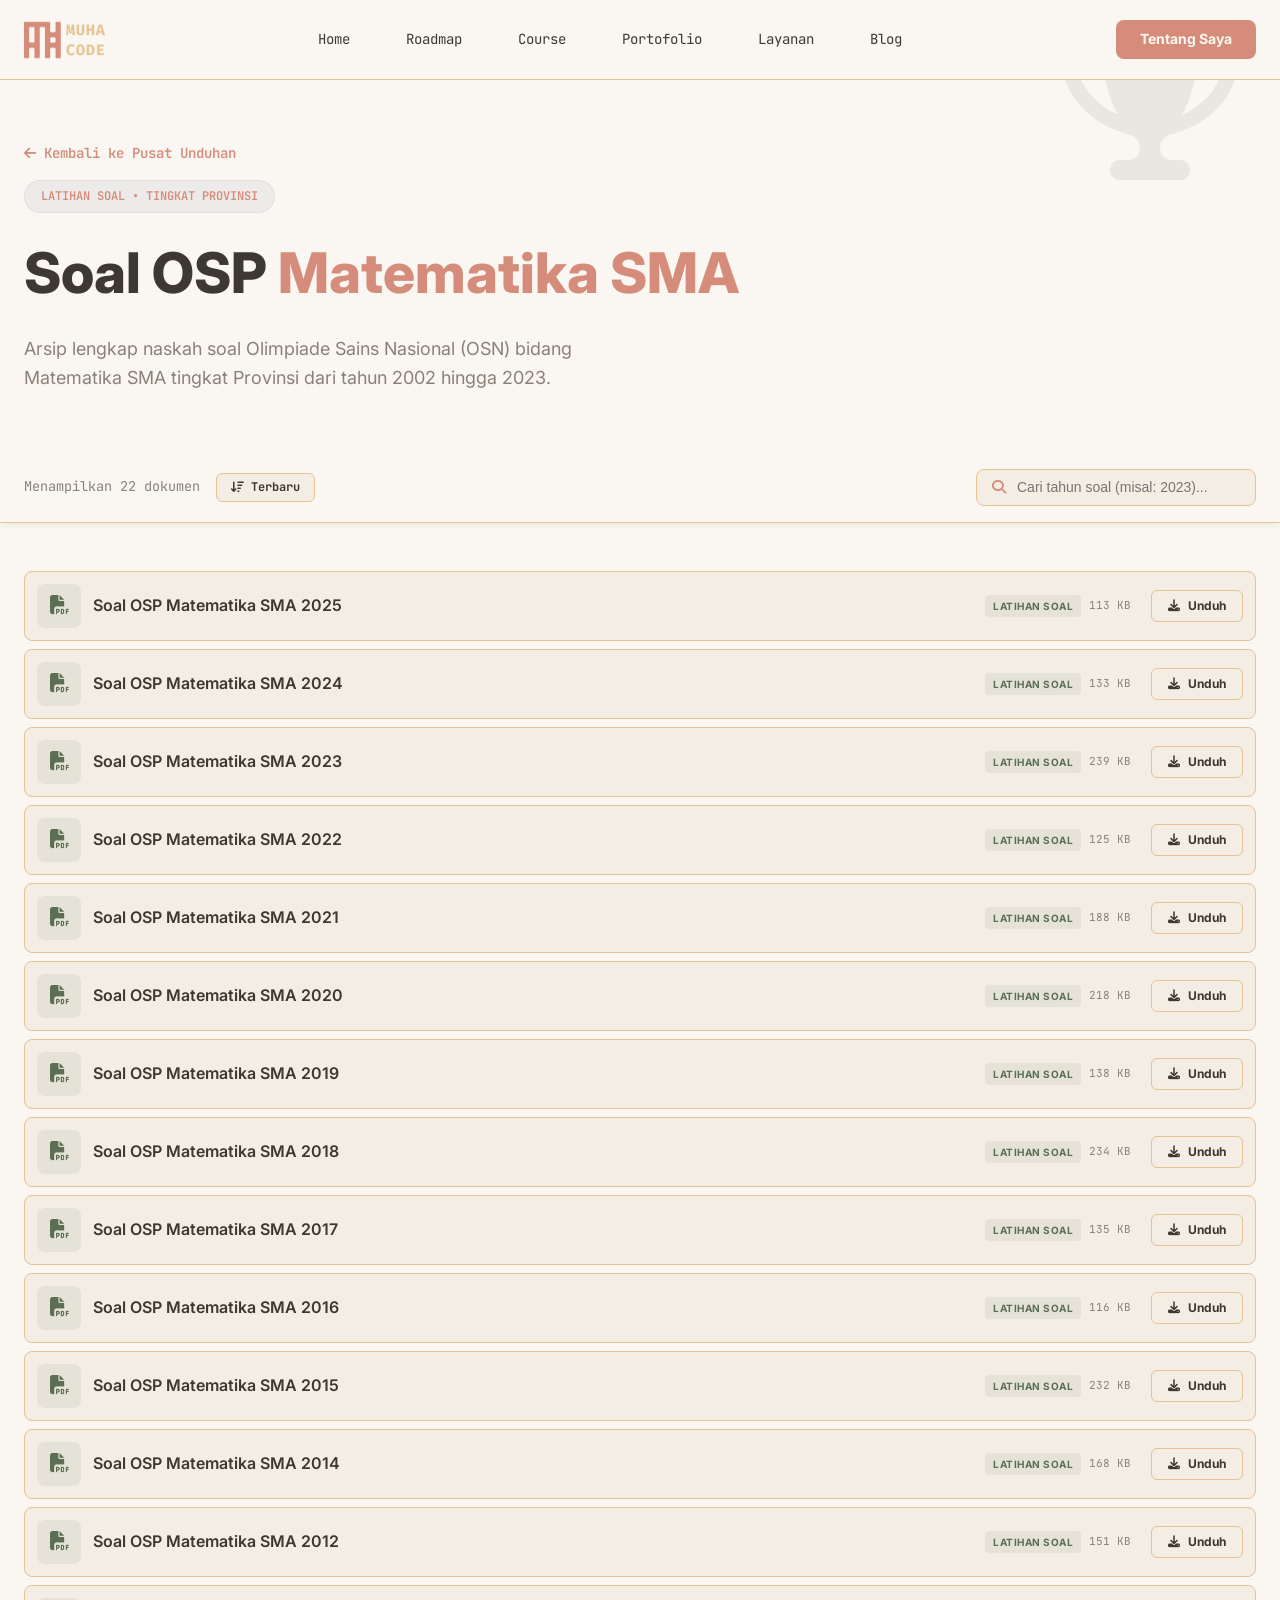
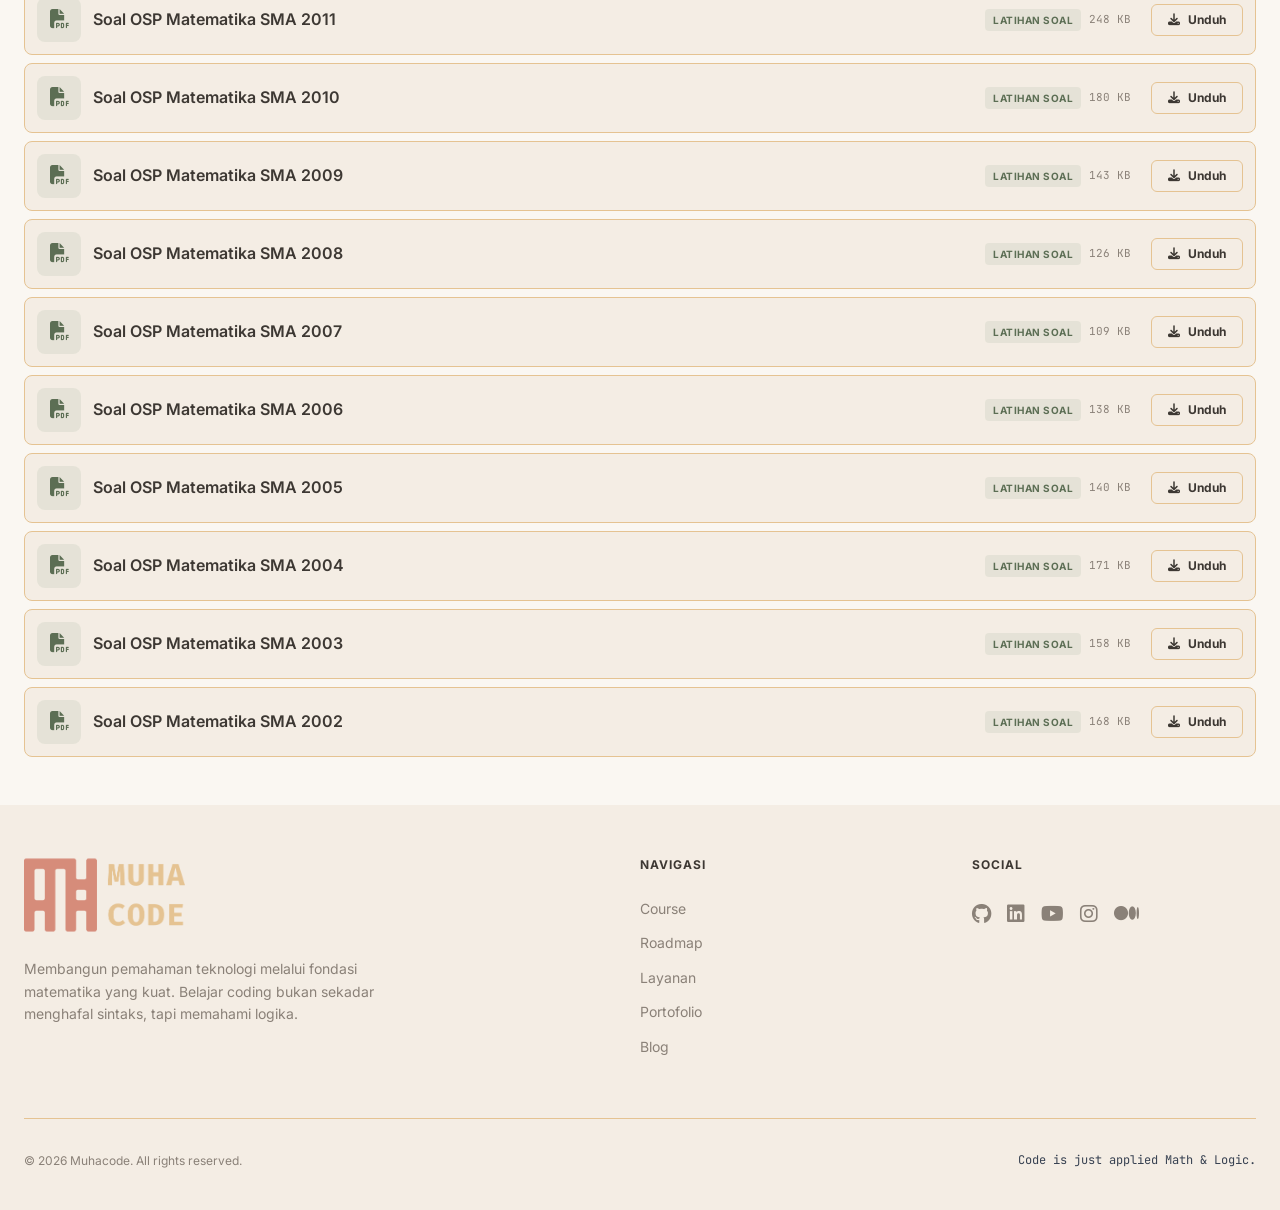
<file: kumpulan-soal-osp-matematika-sma.html>
<!DOCTYPE html>
<html lang="id">
<head>
    <meta charset="UTF-8">
    <meta name="viewport" content="width=device-width, initial-scale=1.0">
    <title>Soal OSN Matematika SMA (Tingkat Provinsi) - Muhacode</title>
    <link rel="shortcut icon" href="assets/logo.png" type="image/x-icon">
    
    <!-- Fonts -->
    <link href="https://fonts.googleapis.com/css2?family=Inter:wght@300;400;600;700&family=JetBrains+Mono:wght@400;700&display=swap" rel="stylesheet">
    
    <!-- Icons -->
    <link rel="stylesheet" href="https://cdnjs.cloudflare.com/ajax/libs/font-awesome/6.4.0/css/all.min.css">

    <link rel="stylesheet" href="styles/style.css">
    <link rel="stylesheet" href="styles/resouce-detail.css">
</head>
<body>
    <!-- NAVBAR -->
    <nav id="navbar">
        <div class="container nav-content">
            <div class="logo font-mono">
                <a href="https://muhacode.com">
                    <img src="assets/nav-logo.png" alt="MuhaCode Logo" class="logo-img">
                </a>
            </div>

            <ul class="nav-links font-mono">
                <li><a href="https://muhacode.com">Home</a></li>
                <li><a href="../roadmap/">Roadmap</a></li>
                <li><a href="../course/">Course</a></li>
                <li><a href="../portfolio/">Portofolio</a></li>
                <li><a href="../service/">Layanan</a></li>
                <li><a href="../blog/">Blog</a></li>
                <li style="display: none;"><a href="../donate/">Donasi</a></li>
            </ul>

            <div style="display: flex; align-items: center; gap: 1rem;">
                <div class="desktop-only">
                    <a href="../profile/" class="btn btn-primary" style="padding: 0.5rem 1.5rem; font-size: 0.875rem;">Tentang Saya</a>
                </div>

                <button class="mobile-menu-btn" onclick="toggleMenu()">
                    <i class="fas fa-bars"></i>
                </button>
            </div>
        </div>

        <div class="mobile-menu-panel font-mono" id="mobile-menu">
            <a href="https://muhacode.com">Home</a>
            <a href="../roadmap/" onclick="toggleMenu()">Roadmap</a>
            <a href="../course/" onclick="toggleMenu()">Course</a>
            <a href="../service/" onclick="toggleMenu()">Layanan</a>
            <a href="../portfolio/" onclick="toggleMenu()">Portofolio</a>
            <a href="../blog/" onclick="toggleMenu()">Blog</a>
            <a href="../donate/" onclick="toggleMenu()" style="display: none;">Donasi</a>
            <a href="../profile/" onclick="toggleMenu()" style="color: var(--light-accent-primary); font-weight: bold;">Tentang Saya</a>
        </div>
    </nav>

    <!-- HEADER SECTION -->
    <header class="resources-header">
        <i class="fas fa-trophy header-icon-bg"></i>
        <div class="container">
            <a href="index.html" class="back-link font-mono">
                <i class="fas fa-arrow-left"></i> Kembali ke Pusat Unduhan
            </a>
            <div>
                <span class="badge-free font-mono">Latihan Soal &bull; Tingkat Provinsi</span>
            </div>
            <h1>Soal OSP <span style="color: var(--light-accent-primary)">Matematika SMA</span></h1>
            <p>Arsip lengkap naskah soal Olimpiade Sains Nasional (OSN) bidang Matematika SMA tingkat Provinsi dari tahun 2002 hingga 2023.</p>
        </div>
    </header>

    <!-- TOOLBAR: INFO JUMLAH, SORTIR & PENCARIAN -->
    <section class="filter-section" id="filter-bar">
        <div class="container">
            <div class="filter-container">
                <div class="collection-toolbar">
                    <span class="doc-counter font-mono" id="docCounter">Menampilkan 22 dokumen</span>
                    <button class="btn-sort font-mono" onclick="reverseResourceList()" id="sortBtn" title="Ubah urutan tahun">
                        <i class="fas fa-sort-amount-down" id="sortIcon"></i>
                        <span id="sortText">Terbaru</span>
                    </button>
                </div>

                <div class="search-wrapper">
                    <i class="fas fa-search"></i>
                    <input type="text" id="searchInput" oninput="searchResources()" placeholder="Cari tahun soal (misal: 2023)...">
                </div>
            </div>
        </div>
    </section>

    <!-- MAIN LIST CONTENT -->
    <main>
        <div class="container">
            
            <div id="resourcesGrid" class="resources-list">

                <div class="resource-item" data-category="soal">
                    <div class="res-icon tag-sage-green">
                        <i class="fas fa-file-pdf"></i>
                    </div>
                    <div class="res-content">
                        <h3 class="res-title">Soal OSP Matematika SMA 2025</h3>
                        <div class="res-meta">
                            <span class="res-tag tag-sage-green">Latihan Soal</span>
                            <span class="res-size">113 KB</span>
                        </div>
                    </div>
                    <div class="res-action">
                        <a href="assets/doc/osp-matematika-sma-2025.pdf" class="btn-download" title="Unduh" target="_blank">
                            <i class="fas fa-download"></i> <span class="btn-text">Unduh</span>
                        </a>
                    </div>
                </div>

                <div class="resource-item" data-category="soal">
                    <div class="res-icon tag-sage-green">
                        <i class="fas fa-file-pdf"></i>
                    </div>
                    <div class="res-content">
                        <h3 class="res-title">Soal OSP Matematika SMA 2024</h3>
                        <div class="res-meta">
                            <span class="res-tag tag-sage-green">Latihan Soal</span>
                            <span class="res-size">133 KB</span>
                        </div>
                    </div>
                    <div class="res-action">
                        <a href="assets/doc/osp-matematika-sma-2024.pdf" class="btn-download" title="Unduh" target="_blank">
                            <i class="fas fa-download"></i> <span class="btn-text">Unduh</span>
                        </a>
                    </div>
                </div>
                
                <div class="resource-item" data-category="soal">
                    <div class="res-icon tag-sage-green">
                        <i class="fas fa-file-pdf"></i>
                    </div>
                    <div class="res-content">
                        <h3 class="res-title">Soal OSP Matematika SMA 2023</h3>
                        <div class="res-meta">
                            <span class="res-tag tag-sage-green">Latihan Soal</span>
                            <span class="res-size">239 KB</span>
                        </div>
                    </div>
                    <div class="res-action">
                        <a href="assets/doc/osp-matematika-sma-2023.pdf" class="btn-download" title="Unduh" target="_blank">
                            <i class="fas fa-download"></i> <span class="btn-text">Unduh</span>
                        </a>
                    </div>
                </div>

                <div class="resource-item" data-category="soal">
                    <div class="res-icon tag-sage-green">
                        <i class="fas fa-file-pdf"></i>
                    </div>
                    <div class="res-content">
                        <h3 class="res-title">Soal OSP Matematika SMA 2022</h3>
                        <div class="res-meta">
                            <span class="res-tag tag-sage-green">Latihan Soal</span>
                            <span class="res-size">125 KB</span>
                        </div>
                    </div>
                    <div class="res-action">
                        <a href="assets/doc/osp-matematika-sma-2022.pdf" class="btn-download" title="Unduh" target="_blank">
                            <i class="fas fa-download"></i> <span class="btn-text">Unduh</span>
                        </a>
                    </div>
                </div>

                <div class="resource-item" data-category="soal">
                    <div class="res-icon tag-sage-green">
                        <i class="fas fa-file-pdf"></i>
                    </div>
                    <div class="res-content">
                        <h3 class="res-title">Soal OSP Matematika SMA 2021</h3>
                        <div class="res-meta">
                            <span class="res-tag tag-sage-green">Latihan Soal</span>
                            <span class="res-size">188 KB</span>
                        </div>
                    </div>
                    <div class="res-action">
                        <a href="assets/doc/osp-matematika-sma-2021.pdf" class="btn-download" title="Unduh" target="_blank">
                            <i class="fas fa-download"></i> <span class="btn-text">Unduh</span>
                        </a>
                    </div>
                </div>

                <div class="resource-item" data-category="soal">
                    <div class="res-icon tag-sage-green">
                        <i class="fas fa-file-pdf"></i>
                    </div>
                    <div class="res-content">
                        <h3 class="res-title">Soal OSP Matematika SMA 2020</h3>
                        <div class="res-meta">
                            <span class="res-tag tag-sage-green">Latihan Soal</span>
                            <span class="res-size">218 KB</span>
                        </div>
                    </div>
                    <div class="res-action">
                        <a href="assets/doc/osp-matematika-sma-2020.pdf" class="btn-download" title="Unduh" target="_blank">
                            <i class="fas fa-download"></i> <span class="btn-text">Unduh</span>
                        </a>
                    </div>
                </div>

                <div class="resource-item" data-category="soal">
                    <div class="res-icon tag-sage-green">
                        <i class="fas fa-file-pdf"></i>
                    </div>
                    <div class="res-content">
                        <h3 class="res-title">Soal OSP Matematika SMA 2019</h3>
                        <div class="res-meta">
                            <span class="res-tag tag-sage-green">Latihan Soal</span>
                            <span class="res-size">138 KB</span>
                        </div>
                    </div>
                    <div class="res-action">
                        <a href="assets/doc/osp-matematika-sma-2019.pdf" class="btn-download" title="Unduh" target="_blank">
                            <i class="fas fa-download"></i> <span class="btn-text">Unduh</span>
                        </a>
                    </div>
                </div>

                <div class="resource-item" data-category="soal">
                    <div class="res-icon tag-sage-green">
                        <i class="fas fa-file-pdf"></i>
                    </div>
                    <div class="res-content">
                        <h3 class="res-title">Soal OSP Matematika SMA 2018</h3>
                        <div class="res-meta">
                            <span class="res-tag tag-sage-green">Latihan Soal</span>
                            <span class="res-size">234 KB</span>
                        </div>
                    </div>
                    <div class="res-action">
                        <a href="assets/doc/osp-matematika-sma-2018.pdf" class="btn-download" title="Unduh" target="_blank">
                            <i class="fas fa-download"></i> <span class="btn-text">Unduh</span>
                        </a>
                    </div>
                </div>

                <div class="resource-item" data-category="soal">
                    <div class="res-icon tag-sage-green">
                        <i class="fas fa-file-pdf"></i>
                    </div>
                    <div class="res-content">
                        <h3 class="res-title">Soal OSP Matematika SMA 2017</h3>
                        <div class="res-meta">
                            <span class="res-tag tag-sage-green">Latihan Soal</span>
                            <span class="res-size">135 KB</span>
                        </div>
                    </div>
                    <div class="res-action">
                        <a href="assets/doc/osp-matematika-sma-2017.pdf" class="btn-download" title="Unduh" target="_blank">
                            <i class="fas fa-download"></i> <span class="btn-text">Unduh</span>
                        </a>
                    </div>
                </div>

                <div class="resource-item" data-category="soal">
                    <div class="res-icon tag-sage-green">
                        <i class="fas fa-file-pdf"></i>
                    </div>
                    <div class="res-content">
                        <h3 class="res-title">Soal OSP Matematika SMA 2016</h3>
                        <div class="res-meta">
                            <span class="res-tag tag-sage-green">Latihan Soal</span>
                            <span class="res-size">116 KB</span>
                        </div>
                    </div>
                    <div class="res-action">
                        <a href="assets/doc/osp-matematika-sma-2016.pdf" class="btn-download" title="Unduh" target="_blank">
                            <i class="fas fa-download"></i> <span class="btn-text">Unduh</span>
                        </a>
                    </div>
                </div>

                <div class="resource-item" data-category="soal">
                    <div class="res-icon tag-sage-green">
                        <i class="fas fa-file-pdf"></i>
                    </div>
                    <div class="res-content">
                        <h3 class="res-title">Soal OSP Matematika SMA 2015</h3>
                        <div class="res-meta">
                            <span class="res-tag tag-sage-green">Latihan Soal</span>
                            <span class="res-size">232 KB</span>
                        </div>
                    </div>
                    <div class="res-action">
                        <a href="assets/doc/osp-matematika-sma-2015.pdf" class="btn-download" title="Unduh" target="_blank">
                            <i class="fas fa-download"></i> <span class="btn-text">Unduh</span>
                        </a>
                    </div>
                </div>

                <div class="resource-item" data-category="soal">
                    <div class="res-icon tag-sage-green">
                        <i class="fas fa-file-pdf"></i>
                    </div>
                    <div class="res-content">
                        <h3 class="res-title">Soal OSP Matematika SMA 2014</h3>
                        <div class="res-meta">
                            <span class="res-tag tag-sage-green">Latihan Soal</span>
                            <span class="res-size">168 KB</span>
                        </div>
                    </div>
                    <div class="res-action">
                        <a href="assets/doc/osp-matematika-sma-2014.pdf" class="btn-download" title="Unduh" target="_blank">
                            <i class="fas fa-download"></i> <span class="btn-text">Unduh</span>
                        </a>
                    </div>
                </div>

                <div class="resource-item" data-category="soal">
                    <div class="res-icon tag-sage-green">
                        <i class="fas fa-file-pdf"></i>
                    </div>
                    <div class="res-content">
                        <h3 class="res-title">Soal OSP Matematika SMA 2012</h3>
                        <div class="res-meta">
                            <span class="res-tag tag-sage-green">Latihan Soal</span>
                            <span class="res-size">151 KB</span>
                        </div>
                    </div>
                    <div class="res-action">
                        <a href="assets/doc/osp-matematika-sma-2012.pdf" class="btn-download" title="Unduh" target="_blank">
                            <i class="fas fa-download"></i> <span class="btn-text">Unduh</span>
                        </a>
                    </div>
                </div>

                <div class="resource-item" data-category="soal">
                    <div class="res-icon tag-sage-green">
                        <i class="fas fa-file-pdf"></i>
                    </div>
                    <div class="res-content">
                        <h3 class="res-title">Soal OSP Matematika SMA 2011</h3>
                        <div class="res-meta">
                            <span class="res-tag tag-sage-green">Latihan Soal</span>
                            <span class="res-size">248 KB</span>
                        </div>
                    </div>
                    <div class="res-action">
                        <a href="assets/doc/osp-matematika-sma-2011.pdf" class="btn-download" title="Unduh" target="_blank">
                            <i class="fas fa-download"></i> <span class="btn-text">Unduh</span>
                        </a>
                    </div>
                </div>

                <div class="resource-item" data-category="soal">
                    <div class="res-icon tag-sage-green">
                        <i class="fas fa-file-pdf"></i>
                    </div>
                    <div class="res-content">
                        <h3 class="res-title">Soal OSP Matematika SMA 2010</h3>
                        <div class="res-meta">
                            <span class="res-tag tag-sage-green">Latihan Soal</span>
                            <span class="res-size">180 KB</span>
                        </div>
                    </div>
                    <div class="res-action">
                        <a href="assets/doc/osp-matematika-sma-2010.pdf" class="btn-download" title="Unduh" target="_blank">
                            <i class="fas fa-download"></i> <span class="btn-text">Unduh</span>
                        </a>
                    </div>
                </div>

                <div class="resource-item" data-category="soal">
                    <div class="res-icon tag-sage-green">
                        <i class="fas fa-file-pdf"></i>
                    </div>
                    <div class="res-content">
                        <h3 class="res-title">Soal OSP Matematika SMA 2009</h3>
                        <div class="res-meta">
                            <span class="res-tag tag-sage-green">Latihan Soal</span>
                            <span class="res-size">143 KB</span>
                        </div>
                    </div>
                    <div class="res-action">
                        <a href="assets/doc/osp-matematika-sma-2009.pdf" class="btn-download" title="Unduh" target="_blank">
                            <i class="fas fa-download"></i> <span class="btn-text">Unduh</span>
                        </a>
                    </div>
                </div>

                <div class="resource-item" data-category="soal">
                    <div class="res-icon tag-sage-green">
                        <i class="fas fa-file-pdf"></i>
                    </div>
                    <div class="res-content">
                        <h3 class="res-title">Soal OSP Matematika SMA 2008</h3>
                        <div class="res-meta">
                            <span class="res-tag tag-sage-green">Latihan Soal</span>
                            <span class="res-size">126 KB</span>
                        </div>
                    </div>
                    <div class="res-action">
                        <a href="assets/doc/osp-matematika-sma-2008.pdf" class="btn-download" title="Unduh" target="_blank">
                            <i class="fas fa-download"></i> <span class="btn-text">Unduh</span>
                        </a>
                    </div>
                </div>

                <div class="resource-item" data-category="soal">
                    <div class="res-icon tag-sage-green">
                        <i class="fas fa-file-pdf"></i>
                    </div>
                    <div class="res-content">
                        <h3 class="res-title">Soal OSP Matematika SMA 2007</h3>
                        <div class="res-meta">
                            <span class="res-tag tag-sage-green">Latihan Soal</span>
                            <span class="res-size">109 KB</span>
                        </div>
                    </div>
                    <div class="res-action">
                        <a href="assets/doc/osp-matematika-sma-2007.pdf" class="btn-download" title="Unduh" target="_blank">
                            <i class="fas fa-download"></i> <span class="btn-text">Unduh</span>
                        </a>
                    </div>
                </div>

                <div class="resource-item" data-category="soal">
                    <div class="res-icon tag-sage-green">
                        <i class="fas fa-file-pdf"></i>
                    </div>
                    <div class="res-content">
                        <h3 class="res-title">Soal OSP Matematika SMA 2006</h3>
                        <div class="res-meta">
                            <span class="res-tag tag-sage-green">Latihan Soal</span>
                            <span class="res-size">138 KB</span>
                        </div>
                    </div>
                    <div class="res-action">
                        <a href="assets/doc/osp-matematika-sma-2006.pdf" class="btn-download" title="Unduh" target="_blank">
                            <i class="fas fa-download"></i> <span class="btn-text">Unduh</span>
                        </a>
                    </div>
                </div>
                
                <div class="resource-item" data-category="soal">
                    <div class="res-icon tag-sage-green">
                        <i class="fas fa-file-pdf"></i>
                    </div>
                    <div class="res-content">
                        <h3 class="res-title">Soal OSP Matematika SMA 2005</h3>
                        <div class="res-meta">
                            <span class="res-tag tag-sage-green">Latihan Soal</span>
                            <span class="res-size">140 KB</span>
                        </div>
                    </div>
                    <div class="res-action">
                        <a href="assets/doc/osp-matematika-sma-2005.pdf" class="btn-download" title="Unduh" target="_blank">
                            <i class="fas fa-download"></i> <span class="btn-text">Unduh</span>
                        </a>
                    </div>
                </div>

                <div class="resource-item" data-category="soal">
                    <div class="res-icon tag-sage-green">
                        <i class="fas fa-file-pdf"></i>
                    </div>
                    <div class="res-content">
                        <h3 class="res-title">Soal OSP Matematika SMA 2004</h3>
                        <div class="res-meta">
                            <span class="res-tag tag-sage-green">Latihan Soal</span>
                            <span class="res-size">171 KB</span>
                        </div>
                    </div>
                    <div class="res-action">
                        <a href="assets/doc/osp-matematika-sma-2004.pdf" class="btn-download" title="Unduh" target="_blank">
                            <i class="fas fa-download"></i> <span class="btn-text">Unduh</span>
                        </a>
                    </div>
                </div>

                <div class="resource-item" data-category="soal">
                    <div class="res-icon tag-sage-green">
                        <i class="fas fa-file-pdf"></i>
                    </div>
                    <div class="res-content">
                        <h3 class="res-title">Soal OSP Matematika SMA 2003</h3>
                        <div class="res-meta">
                            <span class="res-tag tag-sage-green">Latihan Soal</span>
                            <span class="res-size">158 KB</span>
                        </div>
                    </div>
                    <div class="res-action">
                        <a href="assets/doc/osp-matematika-sma-2003.pdf" class="btn-download" title="Unduh" target="_blank">
                            <i class="fas fa-download"></i> <span class="btn-text">Unduh</span>
                        </a>
                    </div>
                </div>

                <div class="resource-item" data-category="soal">
                    <div class="res-icon tag-sage-green">
                        <i class="fas fa-file-pdf"></i>
                    </div>
                    <div class="res-content">
                        <h3 class="res-title">Soal OSP Matematika SMA 2002</h3>
                        <div class="res-meta">
                            <span class="res-tag tag-sage-green">Latihan Soal</span>
                            <span class="res-size">168 KB</span>
                        </div>
                    </div>
                    <div class="res-action">
                        <a href="assets/doc/osp-matematika-sma-2002.pdf" class="btn-download" title="Unduh" target="_blank">
                            <i class="fas fa-download"></i> <span class="btn-text">Unduh</span>
                        </a>
                    </div>
                </div>

            </div>

            <!-- Empty State -->
            <div id="noResults" class="empty-state hidden">
                <div class="empty-icon"><i class="fas fa-search-minus"></i></div>
                <h3>File tidak ditemukan</h3>
                <p>Tidak ada naskah soal yang cocok dengan tahun atau kata kunci tersebut.</p>
            </div>

        </div>
    </main>

    <!-- FOOTER -->
    <footer>
        <div class="container">
            <div class="footer-grid">
                <div>
                    <a href="#" class="footer-logo">
                        <img src="assets/nav-logo.png" alt="MuhaCode Logo">
                    </a>
                    <p class="footer-text">Membangun pemahaman teknologi melalui fondasi matematika yang kuat. Belajar coding bukan sekadar menghafal sintaks, tapi memahami logika.</p>
                </div>
                
                <div>
                    <h4 class="footer-title">Navigasi</h4>
                    <ul class="footer-links">
                        <li><a href="../course/">Course</a></li>
                        <li><a href="../roadmap/">Roadmap</a></li>
                        <li><a href="../service/">Layanan</a></li>
                        <li><a href="../portfolio/">Portofolio</a></li>
                        <li><a href="../blog/">Blog</a></li>
                    </ul>
                </div>

                <div style="display: none;">
                    <h4 class="footer-title">Donasi</h4>
                    <ul class="footer-links">
                        <li><a href="#"><i class="fas fa-heart" style="color: #f56565; margin-right: 5px;"></i> Saweria</a></li>
                        <li><a href="#"><i class="fas fa-hamburger" style="color: #fbbf24; margin-right: 5px;"></i> Trakteer</a></li>
                        <li><a href="#"><i class="fab fa-paypal" style="color: #60a5fa; margin-right: 5px;"></i> PayPal</a></li>
                    </ul>
                </div>

                <div>
                    <h4 class="footer-title">Social</h4>
                    <div class="social-row">
                        <a href="https://github.com/muharsyad" style="--icon-color: var(--light-text-primary)" target="_blank"><i class="fab fa-github"></i></a>
                        <a href="https://www.linkedin.com/in/muharsyad/" style="--icon-color: #3b82f6" target="_blank"><i class="fab fa-linkedin"></i></a>
                        <a href="https://www.youtube.com/@muhacode" style="--icon-color: #f56565" target="_blank"><i class="fab fa-youtube"></i></a>
                        <a href="https://www.instagram.com/muhacode" style="--icon-color: #E91E63" target="_blank"><i class="fab fa-instagram"></i></a>
                        <a href="https://arsyadmuh.medium.com/" style="--icon-color: var(--light-text-primary)" target="_blank"><i class="fab fa-medium"></i></a>
                    </div>
                </div>
            </div>

            <div class="footer-bottom">
                <p>© 2026 Muhacode. All rights reserved.</p>
                <p class="font-mono" style="color: #374151;">Code is just applied Math & Logic.</p>
            </div>
        </div>
    </footer>

    <!-- LOGIC FILTERING & SEARCH -->
    <script src="js/script.js"></script>
    <script src="js/resource-detail.js"></script>
</body>
</html>
</file>
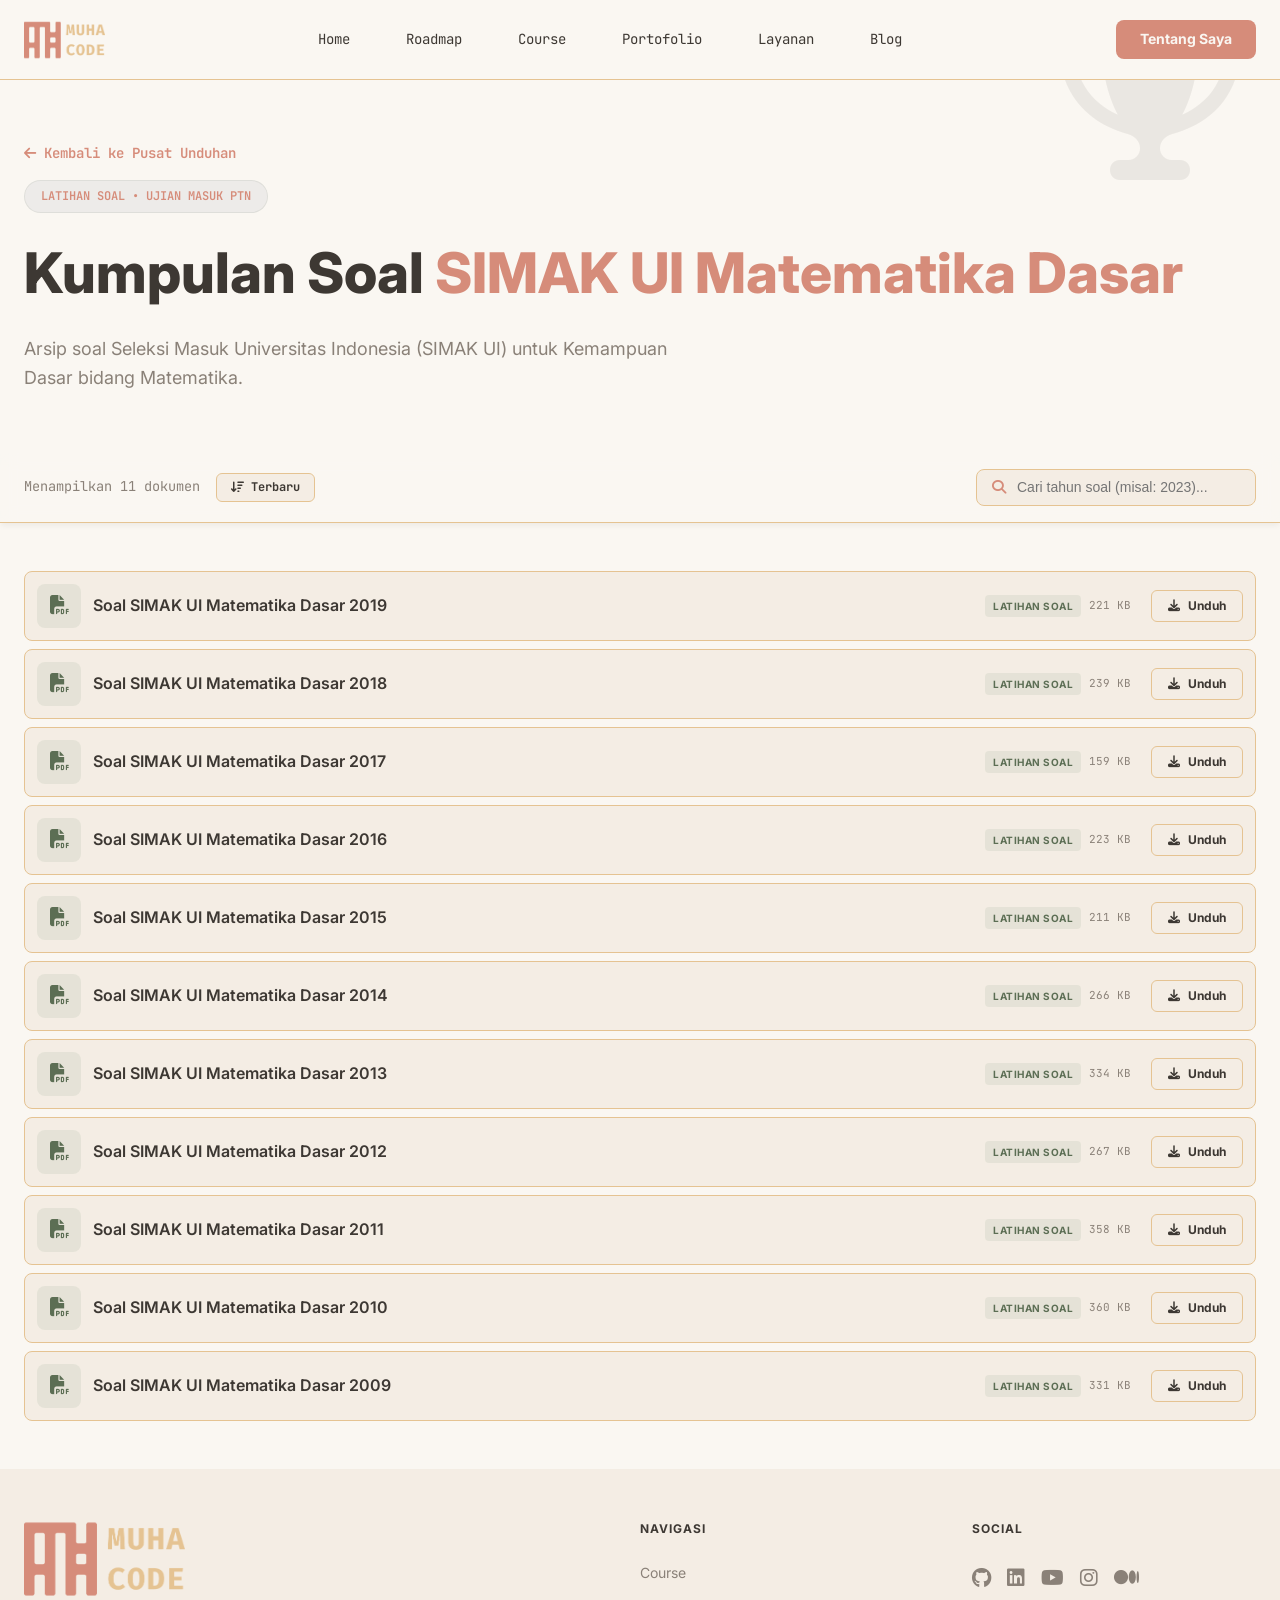
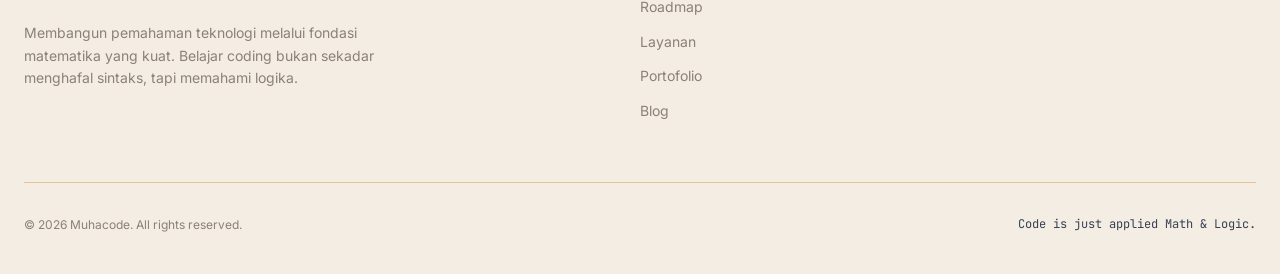
<file: kumpulan-soal-simak-ui-matematika-dasar.html>
<!DOCTYPE html>
<html lang="id">
<head>
    <meta charset="UTF-8">
    <meta name="viewport" content="width=device-width, initial-scale=1.0">
    <title>Soal SIMAK UI Matematika Dasar - Muhacode</title>
    <link rel="shortcut icon" href="assets/logo.png" type="image/x-icon">
    
    <!-- Fonts -->
    <link href="https://fonts.googleapis.com/css2?family=Inter:wght@300;400;600;700&family=JetBrains+Mono:wght@400;700&display=swap" rel="stylesheet">
    
    <!-- Icons -->
    <link rel="stylesheet" href="https://cdnjs.cloudflare.com/ajax/libs/font-awesome/6.4.0/css/all.min.css">

    <link rel="stylesheet" href="styles/style.css">
    <link rel="stylesheet" href="styles/resouce-detail.css">
</head>
<body>
    <!-- NAVBAR -->
    <nav id="navbar">
        <div class="container nav-content">
            <div class="logo font-mono">
                <a href="https://muhacode.com">
                    <img src="assets/nav-logo.png" alt="MuhaCode Logo" class="logo-img">
                </a>
            </div>

            <ul class="nav-links font-mono">
                <li><a href="https://muhacode.com">Home</a></li>
                <li><a href="../roadmap/">Roadmap</a></li>
                <li><a href="../course/">Course</a></li>
                <li><a href="../portfolio/">Portofolio</a></li>
                <li><a href="../service/">Layanan</a></li>
                <li><a href="../blog/">Blog</a></li>
                <li style="display: none;"><a href="../donate/">Donasi</a></li>
            </ul>

            <div style="display: flex; align-items: center; gap: 1rem;">
                <div class="desktop-only">
                    <a href="../profile/" class="btn btn-primary" style="padding: 0.5rem 1.5rem; font-size: 0.875rem;">Tentang Saya</a>
                </div>

                <button class="mobile-menu-btn" onclick="toggleMenu()">
                    <i class="fas fa-bars"></i>
                </button>
            </div>
        </div>

        <div class="mobile-menu-panel font-mono" id="mobile-menu">
            <a href="https://muhacode.com">Home</a>
            <a href="../roadmap/" onclick="toggleMenu()">Roadmap</a>
            <a href="../course/" onclick="toggleMenu()">Course</a>
            <a href="../service/" onclick="toggleMenu()">Layanan</a>
            <a href="../portfolio/" onclick="toggleMenu()">Portofolio</a>
            <a href="../blog/" onclick="toggleMenu()">Blog</a>
            <a href="../donate/" onclick="toggleMenu()" style="display: none;">Donasi</a>
            <a href="../profile/" onclick="toggleMenu()" style="color: var(--light-accent-primary); font-weight: bold;">Tentang Saya</a>
        </div>
    </nav>

    <!-- HEADER SECTION -->
    <header class="resources-header">
        <i class="fas fa-trophy header-icon-bg"></i>
        <div class="container">
            <a href="index.html" class="back-link font-mono">
                <i class="fas fa-arrow-left"></i> Kembali ke Pusat Unduhan
            </a>
            <div>
                <span class="badge-free font-mono">Latihan Soal &bull; Ujian Masuk PTN</span>
            </div>
            <h1>Kumpulan Soal <span style="color: var(--light-accent-primary)">SIMAK UI Matematika Dasar</span></h1>
            <p>Arsip soal Seleksi Masuk Universitas Indonesia (SIMAK UI) untuk Kemampuan Dasar bidang Matematika.</p>
        </div>
    </header>

    <!-- TOOLBAR: INFO JUMLAH, SORTIR & PENCARIAN -->
    <section class="filter-section" id="filter-bar">
        <div class="container">
            <div class="filter-container">
                <div class="collection-toolbar">
                    <span class="doc-counter font-mono" id="docCounter">Menampilkan 11 dokumen</span>
                    <button class="btn-sort font-mono" onclick="reverseResourceList()" id="sortBtn" title="Ubah urutan tahun">
                        <i class="fas fa-sort-amount-down" id="sortIcon"></i>
                        <span id="sortText">Terbaru</span>
                    </button>
                </div>

                <div class="search-wrapper">
                    <i class="fas fa-search"></i>
                    <input type="text" id="searchInput" oninput="searchResources()" placeholder="Cari tahun soal (misal: 2023)...">
                </div>
            </div>
        </div>
    </section>

    <!-- MAIN LIST CONTENT -->
    <main>
        <div class="container">
            
            <div id="resourcesGrid" class="resources-list">

                <div class="resource-item" data-category="soal">
                    <div class="res-icon tag-sage-green">
                        <i class="fas fa-file-pdf"></i>
                    </div>
                    <div class="res-content">
                        <h3 class="res-title">Soal SIMAK UI Matematika Dasar 2019</h3>
                        <div class="res-meta">
                            <span class="res-tag tag-sage-green">Latihan Soal</span>
                            <span class="res-size">221 KB</span>
                        </div>
                    </div>
                    <div class="res-action">
                        <a href="assets/doc/simak-ui-matematika-dasar-2019.pdf" class="btn-download" title="Unduh" target="_blank">
                            <i class="fas fa-download"></i> <span class="btn-text">Unduh</span>
                        </a>
                    </div>
                </div>

                <div class="resource-item" data-category="soal">
                    <div class="res-icon tag-sage-green">
                        <i class="fas fa-file-pdf"></i>
                    </div>
                    <div class="res-content">
                        <h3 class="res-title">Soal SIMAK UI Matematika Dasar 2018</h3>
                        <div class="res-meta">
                            <span class="res-tag tag-sage-green">Latihan Soal</span>
                            <span class="res-size">239 KB</span>
                        </div>
                    </div>
                    <div class="res-action">
                        <a href="assets/doc/simak-ui-matematika-dasar-2018.pdf" class="btn-download" title="Unduh" target="_blank">
                            <i class="fas fa-download"></i> <span class="btn-text">Unduh</span>
                        </a>
                    </div>
                </div>

                <div class="resource-item" data-category="soal">
                    <div class="res-icon tag-sage-green">
                        <i class="fas fa-file-pdf"></i>
                    </div>
                    <div class="res-content">
                        <h3 class="res-title">Soal SIMAK UI Matematika Dasar 2017</h3>
                        <div class="res-meta">
                            <span class="res-tag tag-sage-green">Latihan Soal</span>
                            <span class="res-size">159 KB</span>
                        </div>
                    </div>
                    <div class="res-action">
                        <a href="assets/doc/simak-ui-matematika-dasar-2017.pdf" class="btn-download" title="Unduh" target="_blank">
                            <i class="fas fa-download"></i> <span class="btn-text">Unduh</span>
                        </a>
                    </div>
                </div>

                <div class="resource-item" data-category="soal">
                    <div class="res-icon tag-sage-green">
                        <i class="fas fa-file-pdf"></i>
                    </div>
                    <div class="res-content">
                        <h3 class="res-title">Soal SIMAK UI Matematika Dasar 2016</h3>
                        <div class="res-meta">
                            <span class="res-tag tag-sage-green">Latihan Soal</span>
                            <span class="res-size">223 KB</span>
                        </div>
                    </div>
                    <div class="res-action">
                        <a href="assets/doc/simak-ui-matematika-dasar-2016.pdf" class="btn-download" title="Unduh" target="_blank">
                            <i class="fas fa-download"></i> <span class="btn-text">Unduh</span>
                        </a>
                    </div>
                </div>

                <div class="resource-item" data-category="soal">
                    <div class="res-icon tag-sage-green">
                        <i class="fas fa-file-pdf"></i>
                    </div>
                    <div class="res-content">
                        <h3 class="res-title">Soal SIMAK UI Matematika Dasar 2015</h3>
                        <div class="res-meta">
                            <span class="res-tag tag-sage-green">Latihan Soal</span>
                            <span class="res-size">211 KB</span>
                        </div>
                    </div>
                    <div class="res-action">
                        <a href="assets/doc/simak-ui-matematika-dasar-2015.pdf" class="btn-download" title="Unduh" target="_blank">
                            <i class="fas fa-download"></i> <span class="btn-text">Unduh</span>
                        </a>
                    </div>
                </div>

                <div class="resource-item" data-category="soal">
                    <div class="res-icon tag-sage-green">
                        <i class="fas fa-file-pdf"></i>
                    </div>
                    <div class="res-content">
                        <h3 class="res-title">Soal SIMAK UI Matematika Dasar 2014</h3>
                        <div class="res-meta">
                            <span class="res-tag tag-sage-green">Latihan Soal</span>
                            <span class="res-size">266 KB</span>
                        </div>
                    </div>
                    <div class="res-action">
                        <a href="assets/doc/simak-ui-matematika-dasar-2014.pdf" class="btn-download" title="Unduh" target="_blank">
                            <i class="fas fa-download"></i> <span class="btn-text">Unduh</span>
                        </a>
                    </div>
                </div>

                <div class="resource-item" data-category="soal">
                    <div class="res-icon tag-sage-green">
                        <i class="fas fa-file-pdf"></i>
                    </div>
                    <div class="res-content">
                        <h3 class="res-title">Soal SIMAK UI Matematika Dasar 2013</h3>
                        <div class="res-meta">
                            <span class="res-tag tag-sage-green">Latihan Soal</span>
                            <span class="res-size">334 KB</span>
                        </div>
                    </div>
                    <div class="res-action">
                        <a href="assets/doc/simak-ui-matematika-dasar-2013.pdf" class="btn-download" title="Unduh" target="_blank">
                            <i class="fas fa-download"></i> <span class="btn-text">Unduh</span>
                        </a>
                    </div>
                </div>

                <div class="resource-item" data-category="soal">
                    <div class="res-icon tag-sage-green">
                        <i class="fas fa-file-pdf"></i>
                    </div>
                    <div class="res-content">
                        <h3 class="res-title">Soal SIMAK UI Matematika Dasar 2012</h3>
                        <div class="res-meta">
                            <span class="res-tag tag-sage-green">Latihan Soal</span>
                            <span class="res-size">267 KB</span>
                        </div>
                    </div>
                    <div class="res-action">
                        <a href="assets/doc/simak-ui-matematika-dasar-2012.pdf" class="btn-download" title="Unduh" target="_blank">
                            <i class="fas fa-download"></i> <span class="btn-text">Unduh</span>
                        </a>
                    </div>
                </div>

                <div class="resource-item" data-category="soal">
                    <div class="res-icon tag-sage-green">
                        <i class="fas fa-file-pdf"></i>
                    </div>
                    <div class="res-content">
                        <h3 class="res-title">Soal SIMAK UI Matematika Dasar 2011</h3>
                        <div class="res-meta">
                            <span class="res-tag tag-sage-green">Latihan Soal</span>
                            <span class="res-size">358 KB</span>
                        </div>
                    </div>
                    <div class="res-action">
                        <a href="assets/doc/simak-ui-matematika-dasar-2011.pdf" class="btn-download" title="Unduh" target="_blank">
                            <i class="fas fa-download"></i> <span class="btn-text">Unduh</span>
                        </a>
                    </div>
                </div>

                <div class="resource-item" data-category="soal">
                    <div class="res-icon tag-sage-green">
                        <i class="fas fa-file-pdf"></i>
                    </div>
                    <div class="res-content">
                        <h3 class="res-title">Soal SIMAK UI Matematika Dasar 2010</h3>
                        <div class="res-meta">
                            <span class="res-tag tag-sage-green">Latihan Soal</span>
                            <span class="res-size">360 KB</span>
                        </div>
                    </div>
                    <div class="res-action">
                        <a href="assets/doc/simak-ui-matematika-dasar-2010.pdf" class="btn-download" title="Unduh" target="_blank">
                            <i class="fas fa-download"></i> <span class="btn-text">Unduh</span>
                        </a>
                    </div>
                </div>

                <div class="resource-item" data-category="soal">
                    <div class="res-icon tag-sage-green">
                        <i class="fas fa-file-pdf"></i>
                    </div>
                    <div class="res-content">
                        <h3 class="res-title">Soal SIMAK UI Matematika Dasar 2009</h3>
                        <div class="res-meta">
                            <span class="res-tag tag-sage-green">Latihan Soal</span>
                            <span class="res-size">331 KB</span>
                        </div>
                    </div>
                    <div class="res-action">
                        <a href="assets/doc/simak-ui-matematika-dasar-2009.pdf" class="btn-download" title="Unduh" target="_blank">
                            <i class="fas fa-download"></i> <span class="btn-text">Unduh</span>
                        </a>
                    </div>
                </div>

            </div>

            <!-- Empty State -->
            <div id="noResults" class="empty-state hidden">
                <div class="empty-icon"><i class="fas fa-search-minus"></i></div>
                <h3>File tidak ditemukan</h3>
                <p>Tidak ada naskah soal yang cocok dengan tahun atau kata kunci tersebut.</p>
            </div>

        </div>
    </main>

    <!-- FOOTER -->
    <footer>
        <div class="container">
            <div class="footer-grid">
                <div>
                    <a href="#" class="footer-logo">
                        <img src="assets/nav-logo.png" alt="MuhaCode Logo">
                    </a>
                    <p class="footer-text">Membangun pemahaman teknologi melalui fondasi matematika yang kuat. Belajar coding bukan sekadar menghafal sintaks, tapi memahami logika.</p>
                </div>
                
                <div>
                    <h4 class="footer-title">Navigasi</h4>
                    <ul class="footer-links">
                        <li><a href="../course/">Course</a></li>
                        <li><a href="../roadmap/">Roadmap</a></li>
                        <li><a href="../service/">Layanan</a></li>
                        <li><a href="../portfolio/">Portofolio</a></li>
                        <li><a href="../blog/">Blog</a></li>
                    </ul>
                </div>

                <div style="display: none;">
                    <h4 class="footer-title">Donasi</h4>
                    <ul class="footer-links">
                        <li><a href="#"><i class="fas fa-heart" style="color: #f56565; margin-right: 5px;"></i> Saweria</a></li>
                        <li><a href="#"><i class="fas fa-hamburger" style="color: #fbbf24; margin-right: 5px;"></i> Trakteer</a></li>
                        <li><a href="#"><i class="fab fa-paypal" style="color: #60a5fa; margin-right: 5px;"></i> PayPal</a></li>
                    </ul>
                </div>

                <div>
                    <h4 class="footer-title">Social</h4>
                    <div class="social-row">
                        <a href="https://github.com/muharsyad" style="--icon-color: var(--light-text-primary)" target="_blank"><i class="fab fa-github"></i></a>
                        <a href="https://www.linkedin.com/in/muharsyad/" style="--icon-color: #3b82f6" target="_blank"><i class="fab fa-linkedin"></i></a>
                        <a href="https://www.youtube.com/@muhacode" style="--icon-color: #f56565" target="_blank"><i class="fab fa-youtube"></i></a>
                        <a href="https://www.instagram.com/muhacode" style="--icon-color: #E91E63" target="_blank"><i class="fab fa-instagram"></i></a>
                        <a href="https://arsyadmuh.medium.com/" style="--icon-color: var(--light-text-primary)" target="_blank"><i class="fab fa-medium"></i></a>
                    </div>
                </div>
            </div>

            <div class="footer-bottom">
                <p>© 2026 Muhacode. All rights reserved.</p>
                <p class="font-mono" style="color: #374151;">Code is just applied Math & Logic.</p>
            </div>
        </div>
    </footer>

    <!-- LOGIC FILTERING & SEARCH -->
    <script src="js/script.js"></script>
    <script src="js/resource-detail.js"></script>
</body>
</html>
</file>
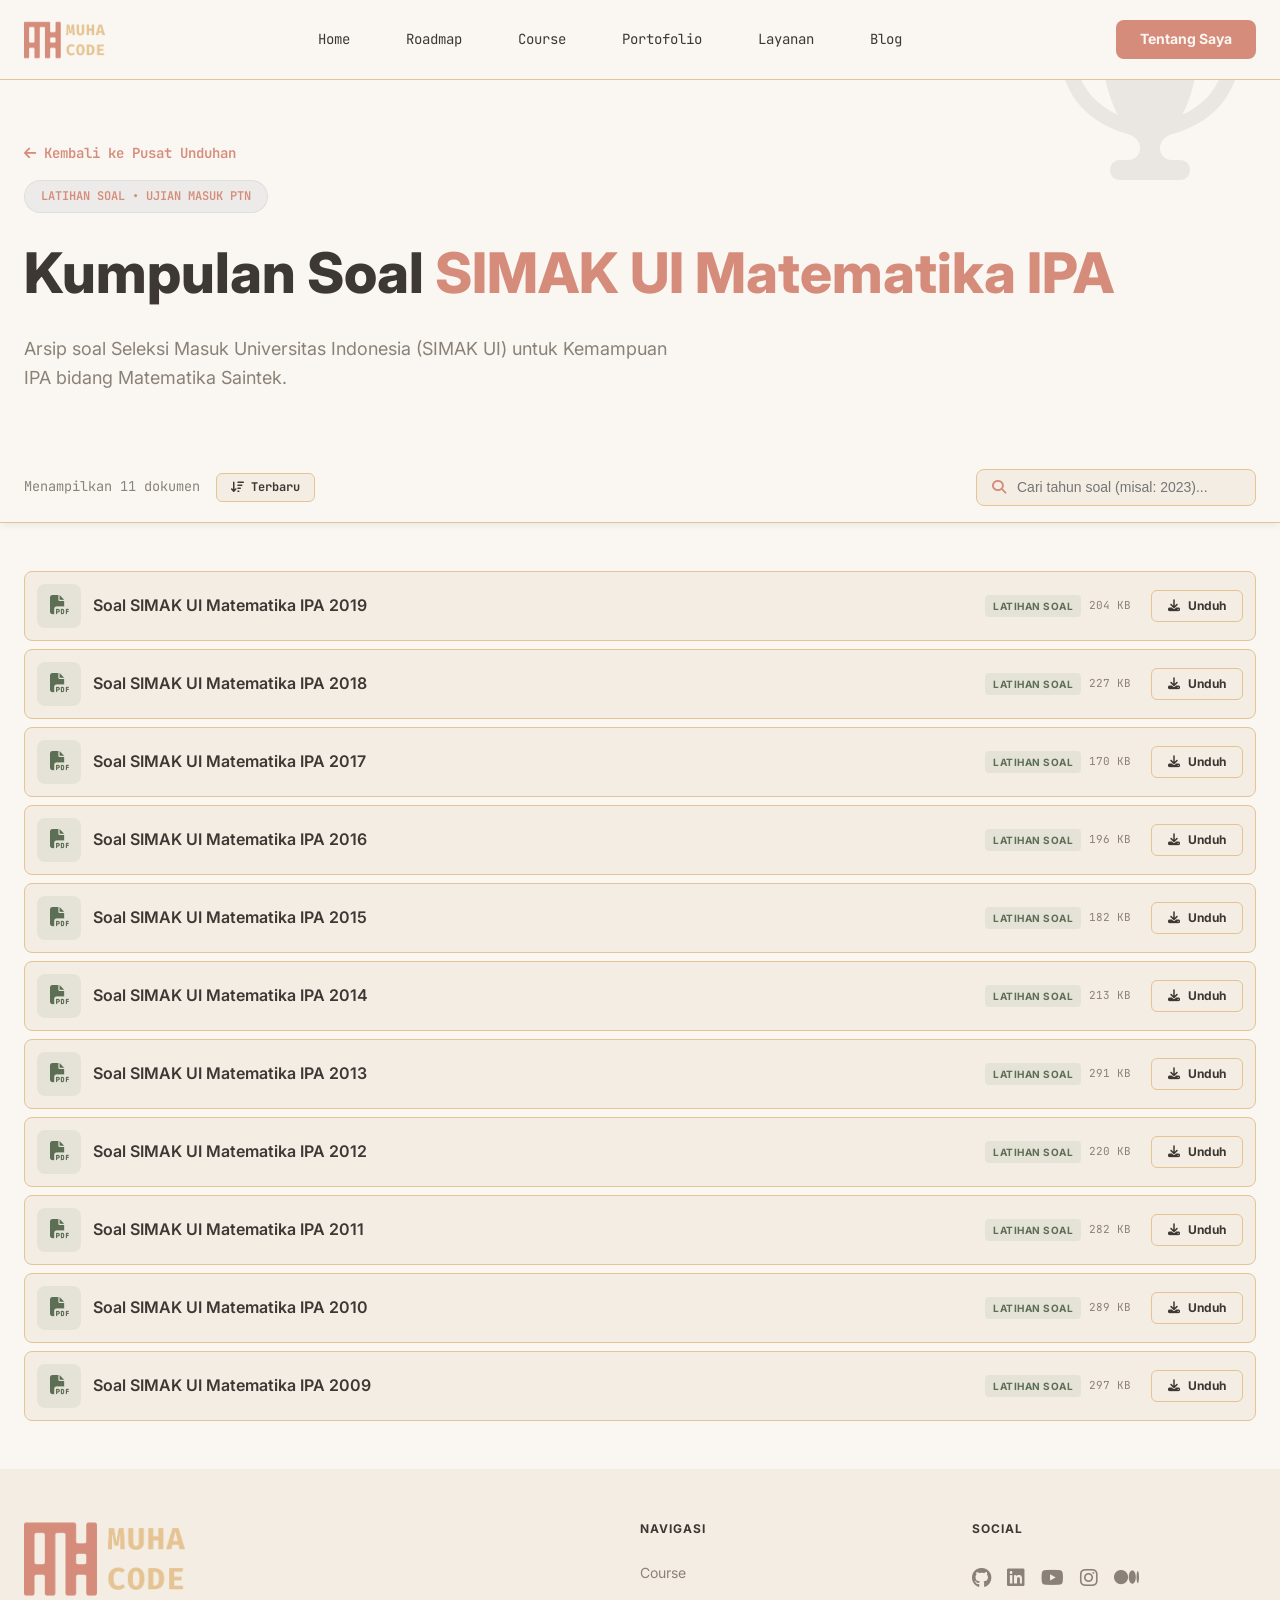
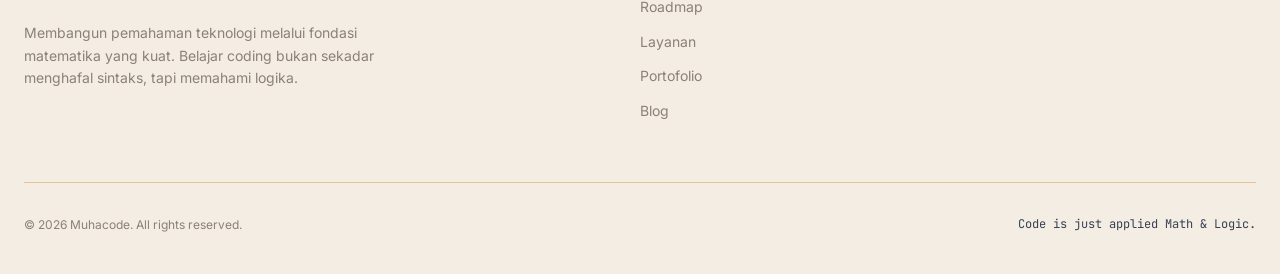
<file: kumpulan-soal-simak-ui-matematika-ipa.html>
<!DOCTYPE html>
<html lang="id">
<head>
    <meta charset="UTF-8">
    <meta name="viewport" content="width=device-width, initial-scale=1.0">
    <title>Soal SIMAK UI Matematika IPA - Muhacode</title>
    <link rel="shortcut icon" href="assets/logo.png" type="image/x-icon">
    
    <!-- Fonts -->
    <link href="https://fonts.googleapis.com/css2?family=Inter:wght@300;400;600;700&family=JetBrains+Mono:wght@400;700&display=swap" rel="stylesheet">
    
    <!-- Icons -->
    <link rel="stylesheet" href="https://cdnjs.cloudflare.com/ajax/libs/font-awesome/6.4.0/css/all.min.css">

    <link rel="stylesheet" href="styles/style.css">
    <link rel="stylesheet" href="styles/resouce-detail.css">
</head>
<body>
    <!-- NAVBAR -->
    <nav id="navbar">
        <div class="container nav-content">
            <div class="logo font-mono">
                <a href="https://muhacode.com">
                    <img src="assets/nav-logo.png" alt="MuhaCode Logo" class="logo-img">
                </a>
            </div>

            <ul class="nav-links font-mono">
                <li><a href="https://muhacode.com">Home</a></li>
                <li><a href="../roadmap/">Roadmap</a></li>
                <li><a href="../course/">Course</a></li>
                <li><a href="../portfolio/">Portofolio</a></li>
                <li><a href="../service/">Layanan</a></li>
                <li><a href="../blog/">Blog</a></li>
                <li style="display: none;"><a href="../donate/">Donasi</a></li>
            </ul>

            <div style="display: flex; align-items: center; gap: 1rem;">
                <div class="desktop-only">
                    <a href="../profile/" class="btn btn-primary" style="padding: 0.5rem 1.5rem; font-size: 0.875rem;">Tentang Saya</a>
                </div>

                <button class="mobile-menu-btn" onclick="toggleMenu()">
                    <i class="fas fa-bars"></i>
                </button>
            </div>
        </div>

        <div class="mobile-menu-panel font-mono" id="mobile-menu">
            <a href="https://muhacode.com">Home</a>
            <a href="../roadmap/" onclick="toggleMenu()">Roadmap</a>
            <a href="../course/" onclick="toggleMenu()">Course</a>
            <a href="../service/" onclick="toggleMenu()">Layanan</a>
            <a href="../portfolio/" onclick="toggleMenu()">Portofolio</a>
            <a href="../blog/" onclick="toggleMenu()">Blog</a>
            <a href="../donate/" onclick="toggleMenu()" style="display: none;">Donasi</a>
            <a href="../profile/" onclick="toggleMenu()" style="color: var(--light-accent-primary); font-weight: bold;">Tentang Saya</a>
        </div>
    </nav>

    <!-- HEADER SECTION -->
    <header class="resources-header">
        <i class="fas fa-trophy header-icon-bg"></i>
        <div class="container">
            <a href="index.html" class="back-link font-mono">
                <i class="fas fa-arrow-left"></i> Kembali ke Pusat Unduhan
            </a>
            <div>
                <span class="badge-free font-mono">Latihan Soal &bull; Ujian Masuk PTN</span>
            </div>
            <h1>Kumpulan Soal <span style="color: var(--light-accent-primary)">SIMAK UI Matematika IPA</span></h1>
            <p>Arsip soal Seleksi Masuk Universitas Indonesia (SIMAK UI) untuk Kemampuan IPA bidang Matematika Saintek.</p>
        </div>
    </header>

    <!-- TOOLBAR: INFO JUMLAH, SORTIR & PENCARIAN -->
    <section class="filter-section" id="filter-bar">
        <div class="container">
            <div class="filter-container">
                <div class="collection-toolbar">
                    <span class="doc-counter font-mono" id="docCounter">Menampilkan 11 dokumen</span>
                    <button class="btn-sort font-mono" onclick="reverseResourceList()" id="sortBtn" title="Ubah urutan tahun">
                        <i class="fas fa-sort-amount-down" id="sortIcon"></i>
                        <span id="sortText">Terbaru</span>
                    </button>
                </div>

                <div class="search-wrapper">
                    <i class="fas fa-search"></i>
                    <input type="text" id="searchInput" oninput="searchResources()" placeholder="Cari tahun soal (misal: 2023)...">
                </div>
            </div>
        </div>
    </section>

    <!-- MAIN LIST CONTENT -->
    <main>
        <div class="container">
            
            <div id="resourcesGrid" class="resources-list">

                <div class="resource-item" data-category="soal">
                    <div class="res-icon tag-sage-green">
                        <i class="fas fa-file-pdf"></i>
                    </div>
                    <div class="res-content">
                        <h3 class="res-title">Soal SIMAK UI Matematika IPA 2019</h3>
                        <div class="res-meta">
                            <span class="res-tag tag-sage-green">Latihan Soal</span>
                            <span class="res-size">204 KB</span>
                        </div>
                    </div>
                    <div class="res-action">
                        <a href="assets/doc/simak-ui-matematika-ipa-2019.pdf" class="btn-download" title="Unduh" target="_blank">
                            <i class="fas fa-download"></i> <span class="btn-text">Unduh</span>
                        </a>
                    </div>
                </div>

                <div class="resource-item" data-category="soal">
                    <div class="res-icon tag-sage-green">
                        <i class="fas fa-file-pdf"></i>
                    </div>
                    <div class="res-content">
                        <h3 class="res-title">Soal SIMAK UI Matematika IPA 2018</h3>
                        <div class="res-meta">
                            <span class="res-tag tag-sage-green">Latihan Soal</span>
                            <span class="res-size">227 KB</span>
                        </div>
                    </div>
                    <div class="res-action">
                        <a href="assets/doc/simak-ui-matematika-ipa-2018.pdf" class="btn-download" title="Unduh" target="_blank">
                            <i class="fas fa-download"></i> <span class="btn-text">Unduh</span>
                        </a>
                    </div>
                </div>

                <div class="resource-item" data-category="soal">
                    <div class="res-icon tag-sage-green">
                        <i class="fas fa-file-pdf"></i>
                    </div>
                    <div class="res-content">
                        <h3 class="res-title">Soal SIMAK UI Matematika IPA 2017</h3>
                        <div class="res-meta">
                            <span class="res-tag tag-sage-green">Latihan Soal</span>
                            <span class="res-size">170 KB</span>
                        </div>
                    </div>
                    <div class="res-action">
                        <a href="assets/doc/simak-ui-matematika-ipa-2017.pdf" class="btn-download" title="Unduh" target="_blank">
                            <i class="fas fa-download"></i> <span class="btn-text">Unduh</span>
                        </a>
                    </div>
                </div>

                <div class="resource-item" data-category="soal">
                    <div class="res-icon tag-sage-green">
                        <i class="fas fa-file-pdf"></i>
                    </div>
                    <div class="res-content">
                        <h3 class="res-title">Soal SIMAK UI Matematika IPA 2016</h3>
                        <div class="res-meta">
                            <span class="res-tag tag-sage-green">Latihan Soal</span>
                            <span class="res-size">196 KB</span>
                        </div>
                    </div>
                    <div class="res-action">
                        <a href="assets/doc/simak-ui-matematika-ipa-2016.pdf" class="btn-download" title="Unduh" target="_blank">
                            <i class="fas fa-download"></i> <span class="btn-text">Unduh</span>
                        </a>
                    </div>
                </div>

                <div class="resource-item" data-category="soal">
                    <div class="res-icon tag-sage-green">
                        <i class="fas fa-file-pdf"></i>
                    </div>
                    <div class="res-content">
                        <h3 class="res-title">Soal SIMAK UI Matematika IPA 2015</h3>
                        <div class="res-meta">
                            <span class="res-tag tag-sage-green">Latihan Soal</span>
                            <span class="res-size">182 KB</span>
                        </div>
                    </div>
                    <div class="res-action">
                        <a href="assets/doc/simak-ui-matematika-ipa-2015.pdf" class="btn-download" title="Unduh" target="_blank">
                            <i class="fas fa-download"></i> <span class="btn-text">Unduh</span>
                        </a>
                    </div>
                </div>

                <div class="resource-item" data-category="soal">
                    <div class="res-icon tag-sage-green">
                        <i class="fas fa-file-pdf"></i>
                    </div>
                    <div class="res-content">
                        <h3 class="res-title">Soal SIMAK UI Matematika IPA 2014</h3>
                        <div class="res-meta">
                            <span class="res-tag tag-sage-green">Latihan Soal</span>
                            <span class="res-size">213 KB</span>
                        </div>
                    </div>
                    <div class="res-action">
                        <a href="assets/doc/simak-ui-matematika-ipa-2014.pdf" class="btn-download" title="Unduh" target="_blank">
                            <i class="fas fa-download"></i> <span class="btn-text">Unduh</span>
                        </a>
                    </div>
                </div>

                <div class="resource-item" data-category="soal">
                    <div class="res-icon tag-sage-green">
                        <i class="fas fa-file-pdf"></i>
                    </div>
                    <div class="res-content">
                        <h3 class="res-title">Soal SIMAK UI Matematika IPA 2013</h3>
                        <div class="res-meta">
                            <span class="res-tag tag-sage-green">Latihan Soal</span>
                            <span class="res-size">291 KB</span>
                        </div>
                    </div>
                    <div class="res-action">
                        <a href="assets/doc/simak-ui-matematika-ipa-2013.pdf" class="btn-download" title="Unduh" target="_blank">
                            <i class="fas fa-download"></i> <span class="btn-text">Unduh</span>
                        </a>
                    </div>
                </div>

                <div class="resource-item" data-category="soal">
                    <div class="res-icon tag-sage-green">
                        <i class="fas fa-file-pdf"></i>
                    </div>
                    <div class="res-content">
                        <h3 class="res-title">Soal SIMAK UI Matematika IPA 2012</h3>
                        <div class="res-meta">
                            <span class="res-tag tag-sage-green">Latihan Soal</span>
                            <span class="res-size">220 KB</span>
                        </div>
                    </div>
                    <div class="res-action">
                        <a href="assets/doc/simak-ui-matematika-ipa-2012.pdf" class="btn-download" title="Unduh" target="_blank">
                            <i class="fas fa-download"></i> <span class="btn-text">Unduh</span>
                        </a>
                    </div>
                </div>

                <div class="resource-item" data-category="soal">
                    <div class="res-icon tag-sage-green">
                        <i class="fas fa-file-pdf"></i>
                    </div>
                    <div class="res-content">
                        <h3 class="res-title">Soal SIMAK UI Matematika IPA 2011</h3>
                        <div class="res-meta">
                            <span class="res-tag tag-sage-green">Latihan Soal</span>
                            <span class="res-size">282 KB</span>
                        </div>
                    </div>
                    <div class="res-action">
                        <a href="assets/doc/simak-ui-matematika-ipa-2011.pdf" class="btn-download" title="Unduh" target="_blank">
                            <i class="fas fa-download"></i> <span class="btn-text">Unduh</span>
                        </a>
                    </div>
                </div>

                <div class="resource-item" data-category="soal">
                    <div class="res-icon tag-sage-green">
                        <i class="fas fa-file-pdf"></i>
                    </div>
                    <div class="res-content">
                        <h3 class="res-title">Soal SIMAK UI Matematika IPA 2010</h3>
                        <div class="res-meta">
                            <span class="res-tag tag-sage-green">Latihan Soal</span>
                            <span class="res-size">289 KB</span>
                        </div>
                    </div>
                    <div class="res-action">
                        <a href="assets/doc/simak-ui-matematika-ipa-2010.pdf" class="btn-download" title="Unduh" target="_blank">
                            <i class="fas fa-download"></i> <span class="btn-text">Unduh</span>
                        </a>
                    </div>
                </div>

                <div class="resource-item" data-category="soal">
                    <div class="res-icon tag-sage-green">
                        <i class="fas fa-file-pdf"></i>
                    </div>
                    <div class="res-content">
                        <h3 class="res-title">Soal SIMAK UI Matematika IPA 2009</h3>
                        <div class="res-meta">
                            <span class="res-tag tag-sage-green">Latihan Soal</span>
                            <span class="res-size">297 KB</span>
                        </div>
                    </div>
                    <div class="res-action">
                        <a href="assets/doc/simak-ui-matematika-ipa-2009.pdf" class="btn-download" title="Unduh" target="_blank">
                            <i class="fas fa-download"></i> <span class="btn-text">Unduh</span>
                        </a>
                    </div>
                </div>

            </div>

            <!-- Empty State -->
            <div id="noResults" class="empty-state hidden">
                <div class="empty-icon"><i class="fas fa-search-minus"></i></div>
                <h3>File tidak ditemukan</h3>
                <p>Tidak ada naskah soal yang cocok dengan tahun atau kata kunci tersebut.</p>
            </div>

        </div>
    </main>

    <!-- FOOTER -->
    <footer>
        <div class="container">
            <div class="footer-grid">
                <div>
                    <a href="#" class="footer-logo">
                        <img src="assets/nav-logo.png" alt="MuhaCode Logo">
                    </a>
                    <p class="footer-text">Membangun pemahaman teknologi melalui fondasi matematika yang kuat. Belajar coding bukan sekadar menghafal sintaks, tapi memahami logika.</p>
                </div>
                
                <div>
                    <h4 class="footer-title">Navigasi</h4>
                    <ul class="footer-links">
                        <li><a href="../course/">Course</a></li>
                        <li><a href="../roadmap/">Roadmap</a></li>
                        <li><a href="../service/">Layanan</a></li>
                        <li><a href="../portfolio/">Portofolio</a></li>
                        <li><a href="../blog/">Blog</a></li>
                    </ul>
                </div>

                <div style="display: none;">
                    <h4 class="footer-title">Donasi</h4>
                    <ul class="footer-links">
                        <li><a href="#"><i class="fas fa-heart" style="color: #f56565; margin-right: 5px;"></i> Saweria</a></li>
                        <li><a href="#"><i class="fas fa-hamburger" style="color: #fbbf24; margin-right: 5px;"></i> Trakteer</a></li>
                        <li><a href="#"><i class="fab fa-paypal" style="color: #60a5fa; margin-right: 5px;"></i> PayPal</a></li>
                    </ul>
                </div>

                <div>
                    <h4 class="footer-title">Social</h4>
                    <div class="social-row">
                        <a href="https://github.com/muharsyad" style="--icon-color: var(--light-text-primary)" target="_blank"><i class="fab fa-github"></i></a>
                        <a href="https://www.linkedin.com/in/muharsyad/" style="--icon-color: #3b82f6" target="_blank"><i class="fab fa-linkedin"></i></a>
                        <a href="https://www.youtube.com/@muhacode" style="--icon-color: #f56565" target="_blank"><i class="fab fa-youtube"></i></a>
                        <a href="https://www.instagram.com/muhacode" style="--icon-color: #E91E63" target="_blank"><i class="fab fa-instagram"></i></a>
                        <a href="https://arsyadmuh.medium.com/" style="--icon-color: var(--light-text-primary)" target="_blank"><i class="fab fa-medium"></i></a>
                    </div>
                </div>
            </div>

            <div class="footer-bottom">
                <p>© 2026 Muhacode. All rights reserved.</p>
                <p class="font-mono" style="color: #374151;">Code is just applied Math & Logic.</p>
            </div>
        </div>
    </footer>

    <!-- LOGIC FILTERING & SEARCH -->
    <script src="js/script.js"></script>
    <script src="js/resource-detail.js"></script>
</body>
</html>
</file>
<file: styles/style.css>
/* --- CSS VARIABLES --- */
:root {
    --light-background-primary: #FAF7F2;
    --light-background-secondary: #F4EDE4;
    --light-text-primary: #3D3833;
    --light-text-secondary: #8A8178;
    --light-accent-primary: #D68C7A;
    --light-accent-secondary: #E5C392;
    --light-sage-green: #A3B19B;
    --light-dusty-blue: #96A9B5;
    --light-muted-mauve: #B599A4;
    --light-warm-mustard: #D4AA63;
    --light-dusty-rose: #C79A9A;
    --light-muted-teal: #7A9E9F;
    --light-warm-olive: #A5A57A;
    --light-slate-violet: #9390AD;
    --light-burnt-clay: #B88972;
    --transition: all 0.3s ease;
    --glass-bg: color-mix(in srgb, var(--light-background-primary) 85%, transparent);
}

/* --- BASE STYLES --- */
* {
    margin: 0;
    padding: 0;
    box-sizing: border-box;
}

html {
    scroll-behavior: smooth;
}

body {
    background-color: var(--light-background-primary);
    color: var(--light-text-primary);
    font-family: "Inter", sans-serif;
    line-height: 1.6;
    overflow-x: hidden;
    -webkit-font-smoothing: antialiased;
    display: flex;
    flex-direction: column;
    min-height: 100vh;
}

a {
    text-decoration: none;
    color: inherit;
    transition: var(--transition);
}

ul {
    list-style: none;
}

.container {
    max-width: 1280px;
    margin: 0 auto;
    padding: 0 1.5rem;
}

.font-mono {
    font-family: "JetBrains Mono", monospace;
}

.hidden {
    display: none !important;
}

.line-clamp-2 {
    display: -webkit-box;
    -webkit-line-clamp: 2;
    -webkit-box-orient: vertical;
    overflow: hidden;
}

/* --- BUTTONS --- */
.btn {
    display: inline-block;
    padding: 0.75rem 1.5rem;
    border-radius: 8px;
    font-weight: bold;
    cursor: pointer;
    text-align: center;
}

.btn-primary {
    background-color: var(--light-accent-primary);
    color: var(--light-background-primary);
}

.btn-primary:hover {
    background-color: var(--light-accent-secondary);
    transform: translateY(-2px);
}

/* --- NAVBAR --- */
nav {
    position: fixed;
    top: 0;
    width: 100%;
    height: 80px;
    z-index: 100;
    background-color: var(--light-background-primary);
    border-bottom: 1px solid var(--light-accent-secondary);
    display: flex;
    align-items: center;
}

nav.scrolled {
    box-shadow: 0 10px 15px -3px color-mix(in srgb, var(--light-accent-primary) 20%, transparent);
}

.nav-content {
    display: flex;
    justify-content: space-between;
    align-items: center;
    width: 100%;
}

.logo a {
    display: flex;
    align-items: center;
}

.logo-img {
    height: 40px;
    width: auto;
    display: block;
    object-fit: contain;
}

.logo a:hover .logo-img {
    opacity: 0.8;
    transition: opacity 0.3s ease;
}

.nav-links, .desktop-only {
    display: none;
}

@media (min-width: 880px) {
    .nav-links {
        display: flex;
        gap: 2rem;
        font-size: 0.875rem;
    }
    .desktop-only {
        display: block !important;
    }
}

.nav-links a {
    padding: 0.5rem 0.75rem;
}

.nav-links a:hover {
    color: var(--light-accent-primary);
}

.mobile-menu-btn {
    display: block;
    background: none;
    border: none;
    color: var(--light-text-secondary);
    font-size: 1.5rem;
    cursor: pointer;
}

@media (min-width: 880px) {
    .mobile-menu-btn,
    .mobile-menu-panel {
        display: none !important;
    }
}

.mobile-menu-panel {
    position: absolute;
    top: 80px;
    left: 0;
    width: 100%;
    background-color: var(--light-background-primary);
    border-bottom: 1px solid var(--light-accent-secondary);
    padding: 1rem;
    display: none;
}

.mobile-menu-panel.active {
    display: block;
}

.mobile-menu-panel a {
    display: block;
    padding: 0.75rem 1rem;
    border-radius: 6px;
}

/* --- HERO HEADER --- */
.resources-header {
    padding: 140px 0 60px;
    background: var(--light-background-primary);
    position: relative;
    overflow: hidden;
}

.header-icon-bg {
    position: absolute;
    top: 20px;
    right: 40px;
    font-size: 10rem;
    color: var(--light-text-primary);
    opacity: 0.08;
    pointer-events: none;
}

.badge-free {
    display: inline-block;
    padding: 6px 16px;
    background: color-mix(in srgb, var(--light-slate-violet) 12%, transparent);
    border: 1px solid color-mix(in srgb, var(--light-sage-green) 20%, transparent);
    color: var(--light-accent-primary);
    border-radius: 999px;
    font-size: 0.75rem;
    font-weight: 600;
    text-transform: uppercase;
    margin-bottom: 1rem;
    position: relative;
    z-index: 10;
}

.back-link {
    display: inline-flex;
    align-items: center;
    gap: 0.5rem;
    font-size: 0.875rem;
    font-weight: 600;
    color: var(--light-accent-primary);
    margin-bottom: 1rem;
}

.back-link:hover {
    transform: translateX(-4px);
}

.resources-header h1 {
    font-size: clamp(2.25rem, 5vw, 3.5rem);
    font-weight: 800;
    margin-bottom: 1rem;
    position: relative;
    z-index: 10;
}

.resources-header p {
    max-width: 650px;
    color: var(--light-text-secondary);
    font-size: 1.125rem;
    position: relative;
    z-index: 10;
}

/* --- FILTER BAR --- */
.filter-section {
    position: sticky;
    top: 80px;
    z-index: 90;
    background: var(--glass-bg);
    backdrop-filter: blur(8px);
    padding: 1rem 0;
    border-bottom: 1px solid var(--light-accent-secondary);
    box-shadow: 0 4px 6px -1px rgba(0, 0, 0, 0.05);
}

.filter-container {
    display: flex;
    flex-direction: column;
    gap: 1rem;
}

@media (min-width: 768px) {
    .filter-container {
        flex-direction: row;
        justify-content: space-between;
        align-items: center;
    }
}

.filter-group {
    display: flex;
    gap: 0.5rem;
    overflow-x: auto;
    padding-bottom: 0.25rem;
    padding-top: 0.25rem;
    scrollbar-width: none;
}
.filter-group::-webkit-scrollbar {
    display: none;
}

.filter-btn {
    padding: 0.4rem 1.25rem;
    border-radius: 999px;
    border: 1px solid var(--light-text-primary);
    background: transparent;
    color: var(--light-text-secondary);
    font-size: 0.875rem;
    white-space: nowrap;
    cursor: pointer;
    transition: var(--transition);
}

.filter-btn:hover {
    border-color: var(--light-accent-primary);
}

.filter-btn.active {
    background: var(--light-accent-primary);
    color: var(--light-background-primary);
    border-color: var(--light-accent-primary);
    font-weight: 700;
}

.search-wrapper {
    position: relative;
    width: 100%;
}
@media (min-width: 768px) {
    .search-wrapper {
        width: 280px;
    }
}

.search-wrapper input {
    width: 100%;
    background: var(--light-background-secondary);
    border: 1px solid var(--light-accent-secondary);
    border-radius: 8px;
    padding: 0.6rem 1rem 0.6rem 2.5rem;
    color: var(--light-text-primary);
    font-size: 0.875rem;
    outline: none;
    transition: var(--transition);
}
.search-wrapper input:focus {
    border-color: var(--light-accent-primary);
    box-shadow: 0 0 0 1px var(--light-accent-primary);
}
.search-wrapper i {
    position: absolute;
    left: 1rem;
    top: 50%;
    transform: translateY(-50%);
    color: var(--light-accent-primary);
    font-size: 0.875rem;
}

/* --- MAIN CONTENT --- */
main {
    padding: 3rem 0;
    flex-grow: 1;
}

/* --- CARD GRID LAYOUT (HALAMAN UTAMA) --- */
.resources-grid {
    display: grid;
    grid-template-columns: 1fr;
    gap: 1.5rem;
}

@media (min-width: 640px) {
    .resources-grid {
        grid-template-columns: repeat(2, 1fr);
    }
}

@media (min-width: 1024px) {
    .resources-grid {
        grid-template-columns: repeat(3, 1fr);
    }
}

.resource-card {
    background: var(--light-background-secondary);
    border: 1px solid var(--light-accent-secondary);
    border-radius: 12px;
    padding: 1.5rem;
    display: flex;
    flex-direction: column;
    justify-content: space-between;
    gap: 1.25rem;
    transition: var(--transition);
    cursor: pointer;
}

.resource-card:hover {
    border-color: var(--light-accent-primary);
    transform: translateY(-4px);
    box-shadow: 0 12px 20px -5px rgba(61, 56, 51, 0.08);
}

.card-top {
    display: flex;
    justify-content: space-between;
    align-items: center;
}

.card-body {
    flex-grow: 1;
}

.card-title {
    font-size: 1.125rem;
    font-weight: 700;
    color: var(--light-text-primary);
    margin-bottom: 0.5rem;
    line-height: 1.4;
    transition: var(--transition);
}

.resource-card:hover .card-title {
    color: var(--light-accent-primary);
}

.card-desc {
    font-size: 0.875rem;
    color: var(--light-text-secondary);
    line-height: 1.6;
}

.card-footer {
    padding-top: 1rem;
    border-top: 1px solid color-mix(in srgb, var(--light-accent-secondary) 60%, transparent);
    display: flex;
    justify-content: space-between;
    align-items: center;
    font-size: 0.8rem;
}

.card-meta {
    color: var(--light-text-secondary);
    display: flex;
    align-items: center;
    gap: 0.4rem;
}

.card-link {
    font-weight: 700;
    color: var(--light-accent-primary);
    display: inline-flex;
    align-items: center;
    gap: 0.4rem;
}

.card-link i {
    transition: transform 0.25s ease;
}

.resource-card:hover .card-link i {
    transform: translateX(4px);
}

/* --- LIST LAYOUT (UNTUK HALAMAN DETAIL KOLEKSI) --- */
.resources-list {
    display: flex;
    flex-direction: column;
    gap: 0.5rem;
}

.resource-item {
    background: var(--light-background-secondary);
    border: 1px solid var(--light-accent-secondary);
    border-radius: 8px;
    padding: 0.75rem;
    display: flex;
    flex-direction: row;
    align-items: center;
    gap: 0.75rem;
    transition: var(--transition);
}

.resource-item:hover {
    border-color: var(--light-accent-primary);
    box-shadow: 0 4px 6px -1px rgba(0, 0, 0, 0.08);
}

/* Icon & Badges */
.res-icon {
    flex-shrink: 0;
    width: 44px;
    height: 44px;
    border-radius: 8px;
    display: flex;
    align-items: center;
    justify-content: center;
    font-size: 1.2rem;
}

.tag-sage-green {
    background: color-mix(in srgb, var(--light-sage-green) 18%, transparent);
    color: #5c6e54;
}
.tag-dusty-blue {
    background: color-mix(in srgb, var(--light-dusty-blue) 18%, transparent);
    color: #526977;
}
.tag-muted-mauve {
    background: color-mix(in srgb, var(--light-muted-mauve) 18%, transparent);
    color: #7c5b68;
}
.tag-warm-mustard {
    background: color-mix(in srgb, var(--light-warm-mustard) 18%, transparent);
    color: #9c732b;
}
.tag-dusty-rose {
    background: color-mix(in srgb, var(--light-dusty-rose) 18%, transparent);
    color: #8f5d5d;
}
.tag-muted-teal {
    background: color-mix(in srgb, var(--light-muted-teal) 18%, transparent);
    color: #466b6c;
}
.tag-warm-olive {
    background: color-mix(in srgb, var(--light-warm-olive) 18%, transparent);
    color: #64643a;
}
.tag-slate-violet {
    background: color-mix(in srgb, var(--light-slate-violet) 18%, transparent);
    color: #575475;
}
.tag-burnt-clay {
    background: color-mix(in srgb, var(--light-burnt-clay) 18%, transparent);
    color: #875942;
}

.res-content {
    flex-grow: 1;
    min-width: 0;
    display: flex;
    flex-direction: column;
    gap: 0.25rem;
}

@media (min-width: 640px) {
    .res-content {
        flex-direction: row;
        align-items: center;
        gap: 1rem;
    }
}

.res-title {
    font-size: 0.875rem;
    font-weight: 600;
    color: var(--light-text-primary);
    white-space: nowrap;
    overflow: hidden;
    text-overflow: ellipsis;
}

@media (min-width: 640px) {
    .res-title {
        font-size: 1rem;
        flex-grow: 1;
    }
}

.res-meta {
    flex-shrink: 0;
    display: flex;
    align-items: center;
    gap: 0.5rem;
}

.res-tag {
    font-size: 10px;
    text-transform: uppercase;
    letter-spacing: 0.05em;
    font-weight: 700;
    padding: 3px 8px;
    border-radius: 4px;
}

.res-size {
    font-size: 11px;
    color: var(--light-text-secondary);
    font-family: "JetBrains Mono", monospace;
}

.res-action {
    flex-shrink: 0;
    margin-left: 0.5rem;
}

.btn-download {
    display: inline-flex;
    align-items: center;
    justify-content: center;
    width: 32px;
    height: 32px;
    border-radius: 6px;
    border: 1px solid var(--light-accent-secondary);
    color: var(--light-text-primary);
    font-weight: 700;
    font-size: 0.75rem;
    transition: var(--transition);
}

.btn-text {
    display: none;
}

@media (min-width: 640px) {
    .btn-download {
        width: auto;
        padding: 0.375rem 1rem;
    }
    .btn-text {
        display: inline;
        margin-left: 0.5rem;
    }
}

.resource-item:hover .btn-download {
    background-color: var(--light-accent-primary);
    color: var(--light-background-primary);
    border-color: var(--light-accent-primary);
}

/* --- EMPTY STATE --- */
.empty-state {
    text-align: center;
    padding: 3rem 1rem;
    width: 100%;
    border: 1px dashed var(--light-accent-secondary);
    border-radius: 12px;
    display: flex;
    flex-direction: column;
    align-items: center;
    justify-content: center;
}

.empty-icon {
    width: 48px;
    height: 48px;
    background: var(--light-background-secondary);
    border-radius: 50%;
    display: flex;
    align-items: center;
    justify-content: center;
    margin-bottom: 0.75rem;
}

.empty-icon i {
    font-size: 1.25rem;
    color: var(--light-accent-primary);
}

.empty-state h3 {
    font-size: 1rem;
    font-weight: 700;
    color: var(--light-text-primary);
    margin-bottom: 0.25rem;
}

.empty-state p {
    font-size: 0.875rem;
    color: var(--light-text-secondary);
}

/* --- FOOTER --- */
footer {
    background-color: var(--light-background-secondary);
    padding: 50px 0 40px;
    position: relative;
    z-index: 2;
}

.footer-grid {
    display: grid;
    grid-template-columns: 1fr;
    gap: 3rem;
    margin-bottom: 3rem;
}

@media (min-width: 768px) {
    .footer-grid { grid-template-columns: 2fr 1fr 1fr; }
}

.footer-logo {
    margin-bottom: 1rem;
    display: inline-block;
}

.footer-logo img {
    height: 80px;
    width: auto;
    display: block;
}

.footer-text {
    color: var(--light-text-secondary);
    font-size: 0.875rem;
    max-width: 350px;
}

.footer-title {
    color: var(--light-text-primary);
    font-size: 0.75rem;
    text-transform: uppercase;
    font-weight: bold;
    letter-spacing: 1px;
    margin-bottom: 1.5rem;
}

.footer-links li {
    margin-bottom: 0.75rem;
    font-size: 0.875rem;
    color: var(--light-text-secondary);
}

.footer-links a:hover {
    color: var(--light-accent-primary);
}

.social-row {
    display: flex;
    gap: 1rem;
}

.social-row a {
    font-size: 1.25rem;
    color: var(--light-text-secondary);
    transition: var(--transition);
}

.social-row a:hover {
    color: var(--icon-color);
    transform: translateY(-2px);
}

.footer-bottom {
    padding-top: 2rem;
    border-top: 1px solid var(--light-accent-secondary);
    display: flex;
    flex-direction: column;
    align-items: center;
    justify-content: space-between;
}

@media (min-width: 768px) {
    .footer-bottom { flex-direction: row; }
}

.footer-bottom p {
    font-size: 0.75rem;
    color: var(--light-text-secondary);
}
</file>
<file: styles/resouce-detail.css>
/* --- COLLECTION DETAIL TOOLBAR --- */
.collection-toolbar {
    display: flex;
    align-items: center;
    justify-content: space-between;
    gap: 1rem;
}

.doc-counter {
    font-size: 0.85rem;
    color: var(--light-text-secondary);
}

.btn-sort {
    display: inline-flex;
    align-items: center;
    gap: 0.4rem;
    padding: 0.35rem 0.85rem;
    border-radius: 6px;
    border: 1px solid var(--light-accent-secondary);
    background: var(--light-background-secondary);
    color: var(--light-text-primary);
    font-size: 0.75rem;
    font-weight: 700;
    cursor: pointer;
    transition: var(--transition);
}

.btn-sort:hover {
    border-color: var(--light-accent-primary);
    color: var(--light-accent-primary);
}
</file>
